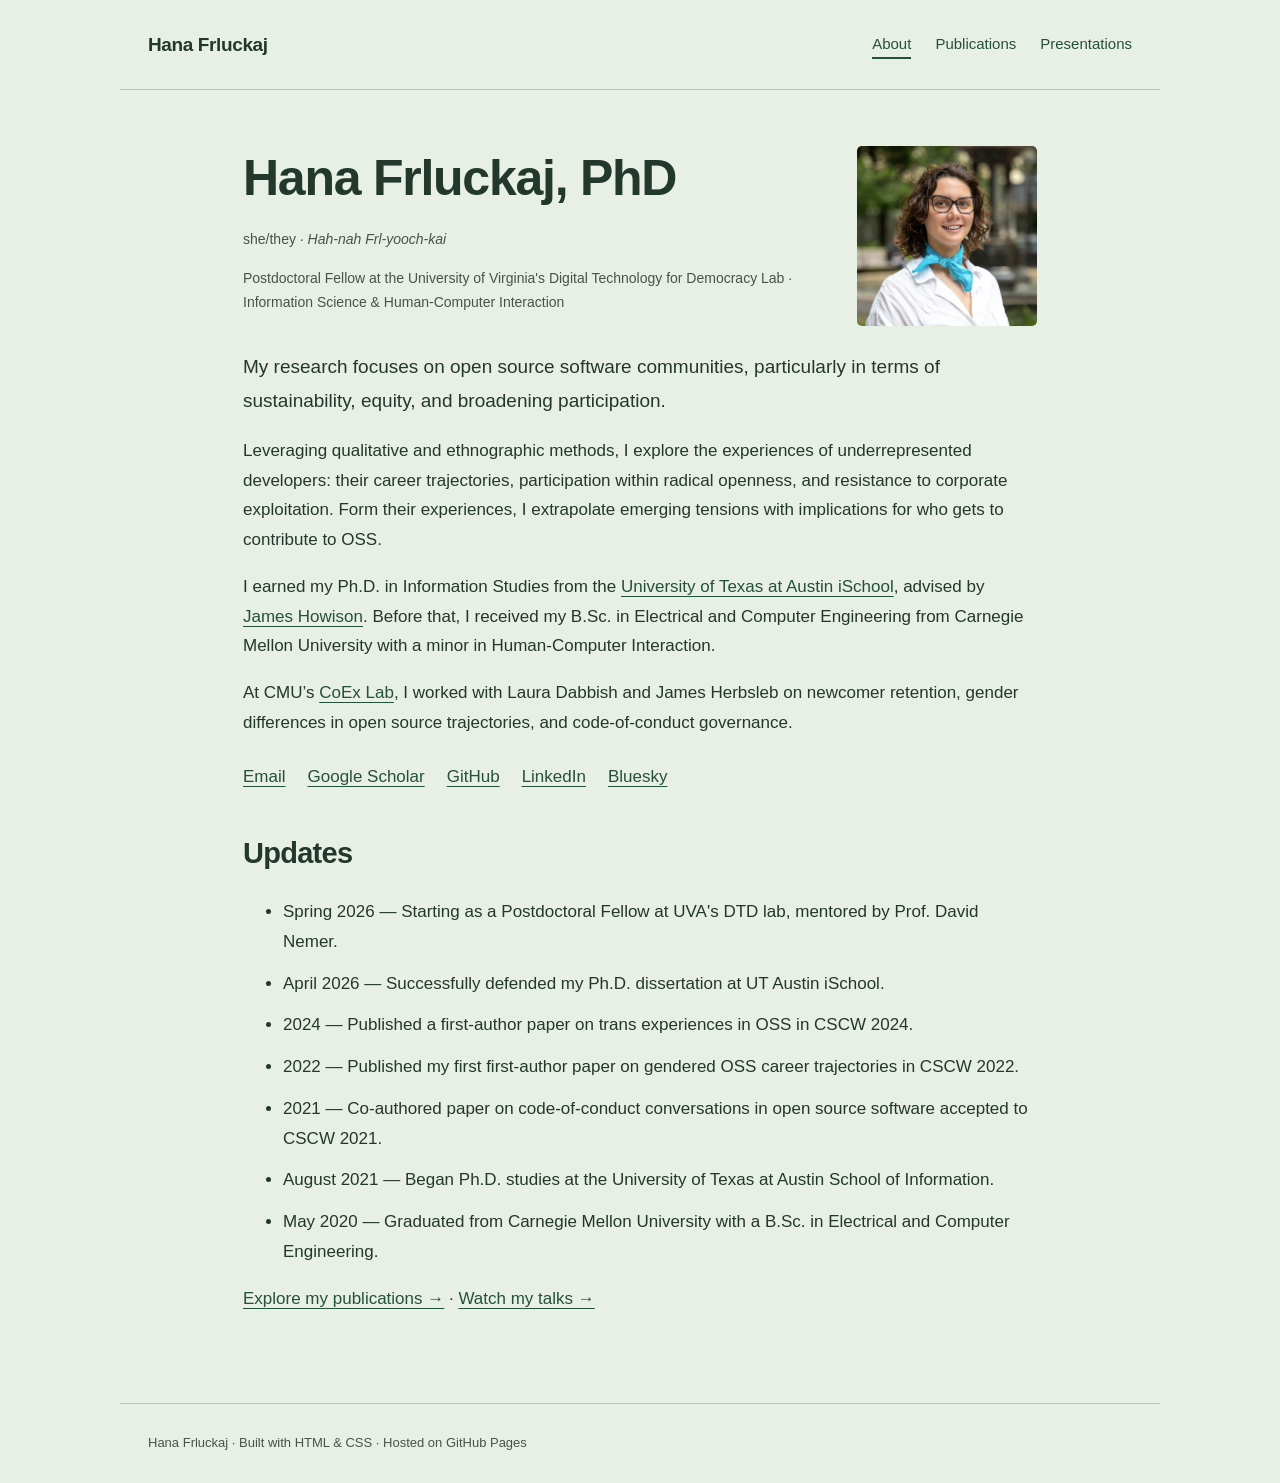
<file: index.html>
<!doctype html>
<html lang="en">
  <head>
    <meta charset="utf-8">
    <meta name="viewport" content="width=device-width,initial-scale=1">
    <title>Hana Frluckaj, PhD</title>
    <meta name="description" content="Hana Frluckaj researches open source software communities, sustainability, equity, and participation.">
    <link rel="stylesheet" href="css/academic.css">
  </head>

  <body>
    <a class="skip" href="#main">Skip to content</a>

    <header>
      <a class="brand" href="index.html">Hana Frluckaj</a>
      <nav aria-label="Main navigation">
        <a href="index.html" aria-current="page">About</a>
        <a href="publications.html">Publications</a>
        <a href="presentations.html">Presentations</a>
      </nav>
    </header>

    <main id="main">
      <img class="profile" src="images/profileN.png" alt="Hana Frluckaj" width="180" height="180">
      <h1>Hana Frluckaj, PhD</h1>
      <p class="meta">she/they · <em>Hah-nah Frl-yooch-kai</em></p>
      <p class="meta">
        Postdoctoral Fellow at the University of Virginia's Digital Technology for Democracy Lab ·
        Information Science &amp; Human-Computer Interaction
      </p>

      <p class="intro clear">
        My research focuses on open source software communities, particularly in terms of
        sustainability, equity, and broadening participation.
      </p>
      <p>
        Leveraging qualitative and ethnographic methods, I explore the experiences of
        underrepresented developers: their career trajectories, participation within radical
        openness, and resistance to corporate exploitation. Form their experiences, I extrapolate
        emerging tensions with implications for who gets to contribute to OSS.
      </p>
      <p>
        I earned my Ph.D. in Information Studies from the
        <a href="https://www.ischool.utexas.edu/">University of Texas at Austin iSchool</a>,
        advised by <a href="https://james.howison.name/">James Howison</a>.
        Before that, I received my B.Sc. in Electrical and Computer Engineering from
        Carnegie Mellon University with a minor in Human-Computer Interaction.
      </p>
      <p>
        At CMU’s <a href="https://coex.hcii.cmu.edu/">CoEx Lab</a>, I worked with
        Laura Dabbish and James Herbsleb on newcomer retention, gender differences in open
        source trajectories, and code-of-conduct governance.
      </p>

      <div class="links">
        <a href="mailto:hana.frluckaj@gmail.com">Email</a>
        <a href="https://scholar.google.com/citations?user=B2JFfToAAAAJ&amp;hl=en">Google Scholar</a>
        <a href="https://github.com/hfrlucka">GitHub</a>
        <a href="https://www.linkedin.com/in/hana-frluckaj/">LinkedIn</a>
        <a href="https://bsky.app/profile/hanafrl.bsky.social">Bluesky</a>
      </div>

      <section id="updates">
        <h2>Updates</h2>
        <ul>
          <li>Spring 2026 — Starting as a Postdoctoral Fellow at UVA's DTD lab, mentored by Prof. David Nemer.</li>
          <li>April 2026 — Successfully defended my Ph.D. dissertation at UT Austin iSchool.</li>
          <li>2024 — Published a first-author paper on trans experiences in OSS in CSCW 2024.</li>
          <li>2022 — Published my first first-author paper on gendered OSS career trajectories in CSCW 2022.</li>
          <li>2021 — Co-authored paper on code-of-conduct conversations in open source software accepted to CSCW 2021.</li>
          <li>August 2021 — Began Ph.D. studies at the University of Texas at Austin School of Information.</li>
          <li>May 2020 — Graduated from Carnegie Mellon University with a B.Sc. in Electrical and Computer Engineering.</li>
        </ul>
      </section>

      <p><a href="publications.html">Explore my publications →</a> · <a href="presentations.html">Watch my talks →</a></p>
    </main>

    <footer>Hana Frluckaj · Built with HTML &amp; CSS · Hosted on GitHub Pages</footer>
  </body>
</html>
</file>
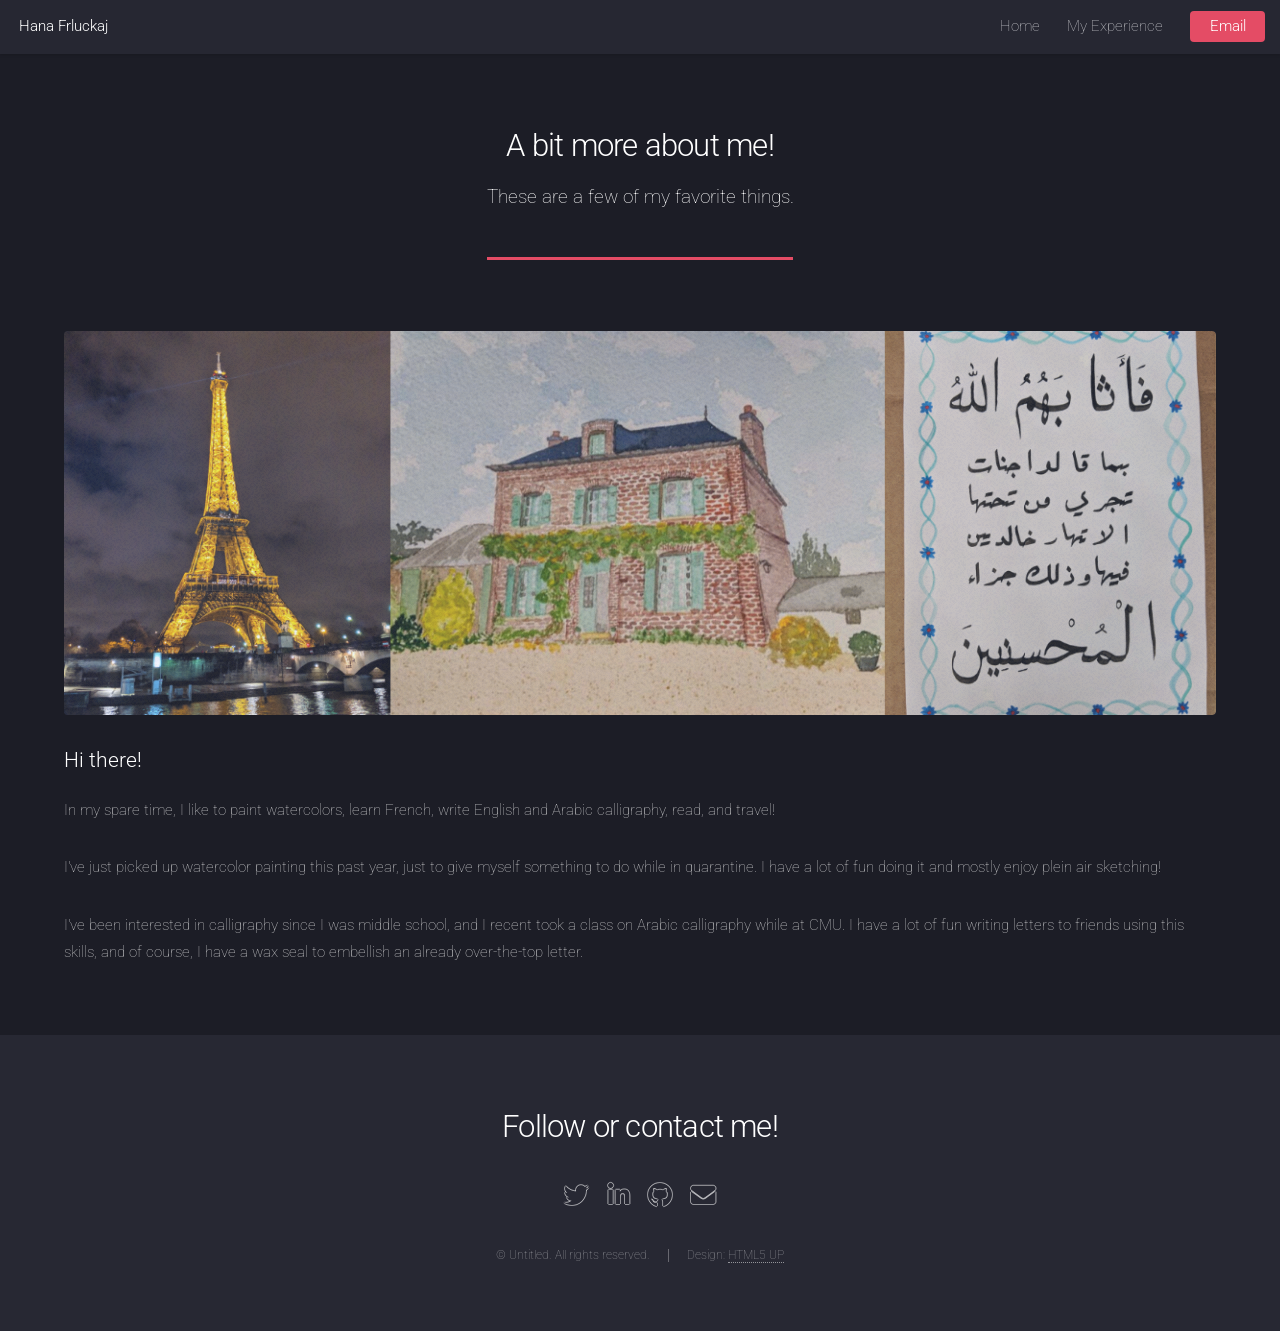
<file: no-sidebar.html>
<!DOCTYPE HTML>
<!--
	Landed by HTML5 UP
	html5up.net | @ajlkn
	Free for personal and commercial use under the CCA 3.0 license (html5up.net/license)
-->
<html>
	<head>
		<title>Personal</title>
		<meta charset="utf-8" />
		<meta name="viewport" content="width=device-width, initial-scale=1, user-scalable=no" />
		<link rel="stylesheet" href="assets/css/main.css" />
		<noscript><link rel="stylesheet" href="assets/css/noscript.css" /></noscript>
	</head>
	<body class="is-preload">
		<div id="page-wrapper">

			<!-- Header -->
				<header id="header">
					<h1 id="logo"><a href="index.html">Hana Frluckaj</a></h1>
					<nav id="nav">
						<ul>
							<li><a href="index.html">Home</a></li>
							<li>
								<a href="#">My Experience</a>
								<ul>
									<li><a href="left-sidebar.html">Research</a></li>
									<li><a href="right-sidebar.html">Industry</a></li>
									<li><a href="no-sidebar.html">Personal</a></li>
								</ul>
							</li>
							
							<li><a href="mailto: hanafrla@cmu.edu" class="button primary">Email</a></li>
						</ul>
					</nav>
				</header>

			<!-- Main -->
				<div id="main" class="wrapper style1">
					<div class="container">
						<header class="major">
							<h2>A bit more about me!</h2>
							<p>These are a few of my favorite things.</p>
						</header>

						<!-- Content -->
							<section id="content">
								<a href="#" class="image fit"><img src="images/fun.png" alt="" /></a>
								<h3>Hi there!</h3>
								<p>In my spare time, I like to paint watercolors, learn French, write English and Arabic calligraphy, read, and travel!</p>
								<p>I've just picked up watercolor painting this past year, just to give myself something to do while in quarantine. I have a lot of fun doing it and mostly enjoy plein air sketching!</p>
								<p>I've been interested in calligraphy since I was middle school, and I recent took a class on Arabic calligraphy while at CMU. I have a lot of fun writing letters to friends using this skills, and of course, I have a wax seal to embellish an already over-the-top letter.</p>
								
							</section>

					</div>
				</div>

			<!-- Footer -->
				<footer id="footer">
					<div class="container">
						<header>
							<h2> Follow or contact me! </h2>
						<header>
					<ul class="icons">
						<li><a href="https://twitter.com/frluckaj" class="icon brands alt fa-twitter"><span class="label">Twitter</span></a></li>
						<li><a href="https://www.linkedin.com/in/hana-frluckaj/" class="icon brands alt fa-linkedin-in"><span class="label">LinkedIn</span></a></li>
						<li><a href="https://github.com/hfrlucka" class="icon brands alt fa-github"><span class="label">GitHub</span></a></li>
						<li><a href="mailto: hanafrla@cmu.edu" class="icon solid alt fa-envelope"><span class="label">Email</span></a></li>
					</ul>
					<ul class="copyright">
						<li>&copy; Untitled. All rights reserved.</li><li>Design: <a href="http://html5up.net">HTML5 UP</a></li>
					</ul>
				</footer>

		</div>

		<!-- Scripts -->
			<script src="assets/js/jquery.min.js"></script>
			<script src="assets/js/jquery.scrolly.min.js"></script>
			<script src="assets/js/jquery.dropotron.min.js"></script>
			<script src="assets/js/jquery.scrollex.min.js"></script>
			<script src="assets/js/browser.min.js"></script>
			<script src="assets/js/breakpoints.min.js"></script>
			<script src="assets/js/util.js"></script>
			<script src="assets/js/main.js"></script>

	</body>
</html>
</file>
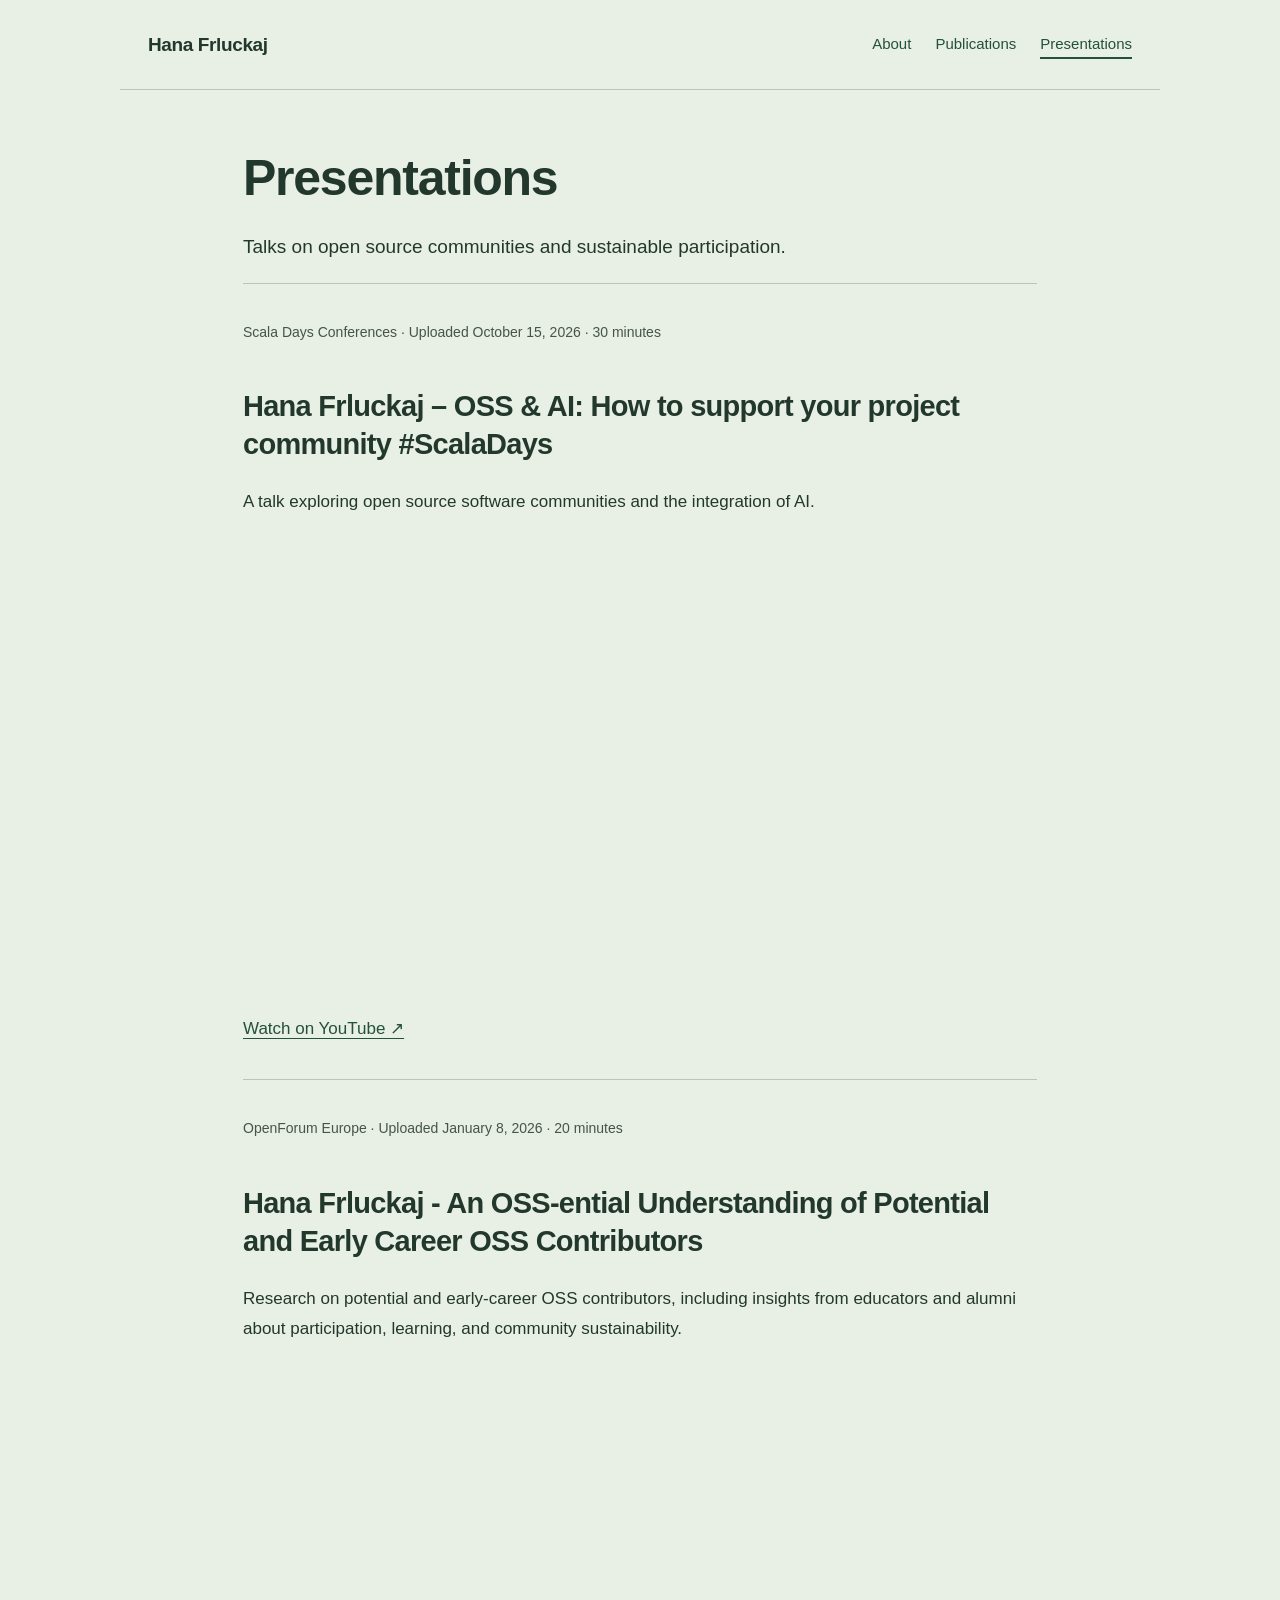
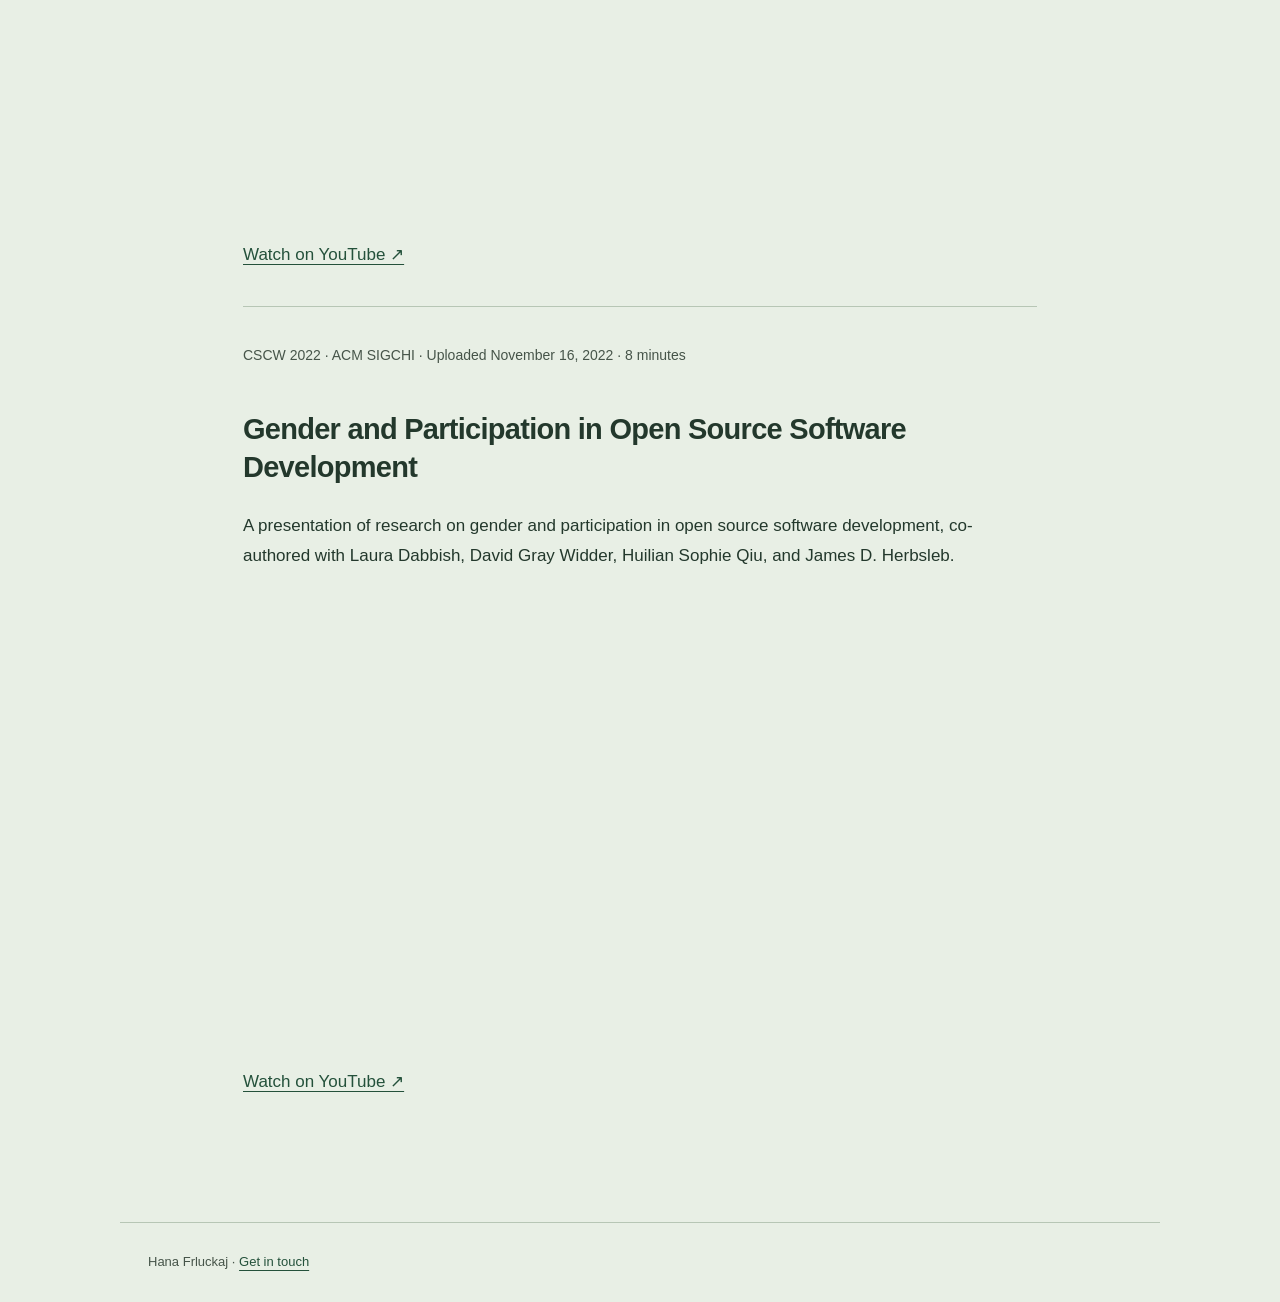
<file: presentations.html>
<!doctype html>
<html lang="en">
  <head>
    <meta charset="utf-8">
    <meta name="viewport" content="width=device-width,initial-scale=1">
    <title>Presentations | Hana Frluckaj</title>
    <link rel="stylesheet" href="css/academic.css">
  </head>

  <body>
    <a class="skip" href="#main">Skip to content</a>

    <header>
      <a class="brand" href="index.html">Hana Frluckaj</a>
      <nav aria-label="Main navigation">
        <a href="index.html">About</a>
        <a href="publications.html">Publications</a>
        <a href="presentations.html" aria-current="page">Presentations</a>
      </nav>
    </header>

    <main id="main">
      <h1>Presentations</h1>
      <p class="intro">Talks on open source communities and sustainable participation.</p>

      <article class="entry">
        <p class="meta">Scala Days Conferences · Uploaded October 15, 2026 · 30 minutes</p>
        <h2>Hana Frluckaj – OSS &amp; AI: How to support your project community #ScalaDays</h2>
        <p>
          A talk exploring open source software communities and the integration of AI.
        </p>
        <iframe
          class="video"
          src="https://www.youtube-nocookie.com/embed/7ALuDPqBpOg"
          title="Hana Frluckaj – OSS &amp; AI: How to support your project community #ScalaDays"
          loading="lazy"
          allow="accelerometer; autoplay; clipboard-write; encrypted-media; gyroscope; picture-in-picture; web-share"
          allowfullscreen
          referrerpolicy="strict-origin-when-cross-origin"
        ></iframe>
        <p><a href="https://www.youtube.com/watch?v=7ALuDPqBpOg">Watch on YouTube ↗</a></p>
      </article>

      <article class="entry">
        <p class="meta">OpenForum Europe · Uploaded January 8, 2026 · 20 minutes</p>
        <h2>Hana Frluckaj - An OSS-ential Understanding of Potential and Early Career OSS Contributors</h2>
        <p>
          Research on potential and early-career OSS contributors, including insights from
          educators and alumni about participation, learning, and community sustainability.
        </p>
        <iframe
          class="video"
          src="https://www.youtube-nocookie.com/embed/s9NS9wF8RuQ"
          title="Hana Frluckaj - An OSS-ential Understanding of Potential and Early Career OSS Contributors"
          loading="lazy"
          allow="accelerometer; autoplay; clipboard-write; encrypted-media; gyroscope; picture-in-picture; web-share"
          allowfullscreen
          referrerpolicy="strict-origin-when-cross-origin"
        ></iframe>
        <p><a href="https://www.youtube.com/watch?v=s9NS9wF8RuQ">Watch on YouTube ↗</a></p>
      </article>

      <article class="entry">
        <p class="meta">CSCW 2022 · ACM SIGCHI · Uploaded November 16, 2022 · 8 minutes</p>
        <h2>Gender and Participation in Open Source Software Development</h2>
        <p>
          A presentation of research on gender and participation in open source software
          development, co-authored with Laura Dabbish, David Gray Widder,
          Huilian Sophie Qiu, and James D. Herbsleb.
        </p>
        <iframe
          class="video"
          src="https://www.youtube-nocookie.com/embed/nYPdUdkcrlU"
          title="Gender and Participation in Open Source Software Development"
          loading="lazy"
          allow="accelerometer; autoplay; clipboard-write; encrypted-media; gyroscope; picture-in-picture; web-share"
          allowfullscreen
          referrerpolicy="strict-origin-when-cross-origin"
        ></iframe>
        <p><a href="https://www.youtube.com/watch?v=nYPdUdkcrlU">Watch on YouTube ↗</a></p>
      </article>

      <!-- Add future talks as separate article.entry blocks; video embeds are optional. -->
      <!-- Dates labeled Uploaded refer to upload dates, not necessarily talk dates. -->
    </main>

    <footer>Hana Frluckaj · <a href="mailto:hana.frluckaj@gmail.com">Get in touch</a></footer>
  </body>
</html>
</file>
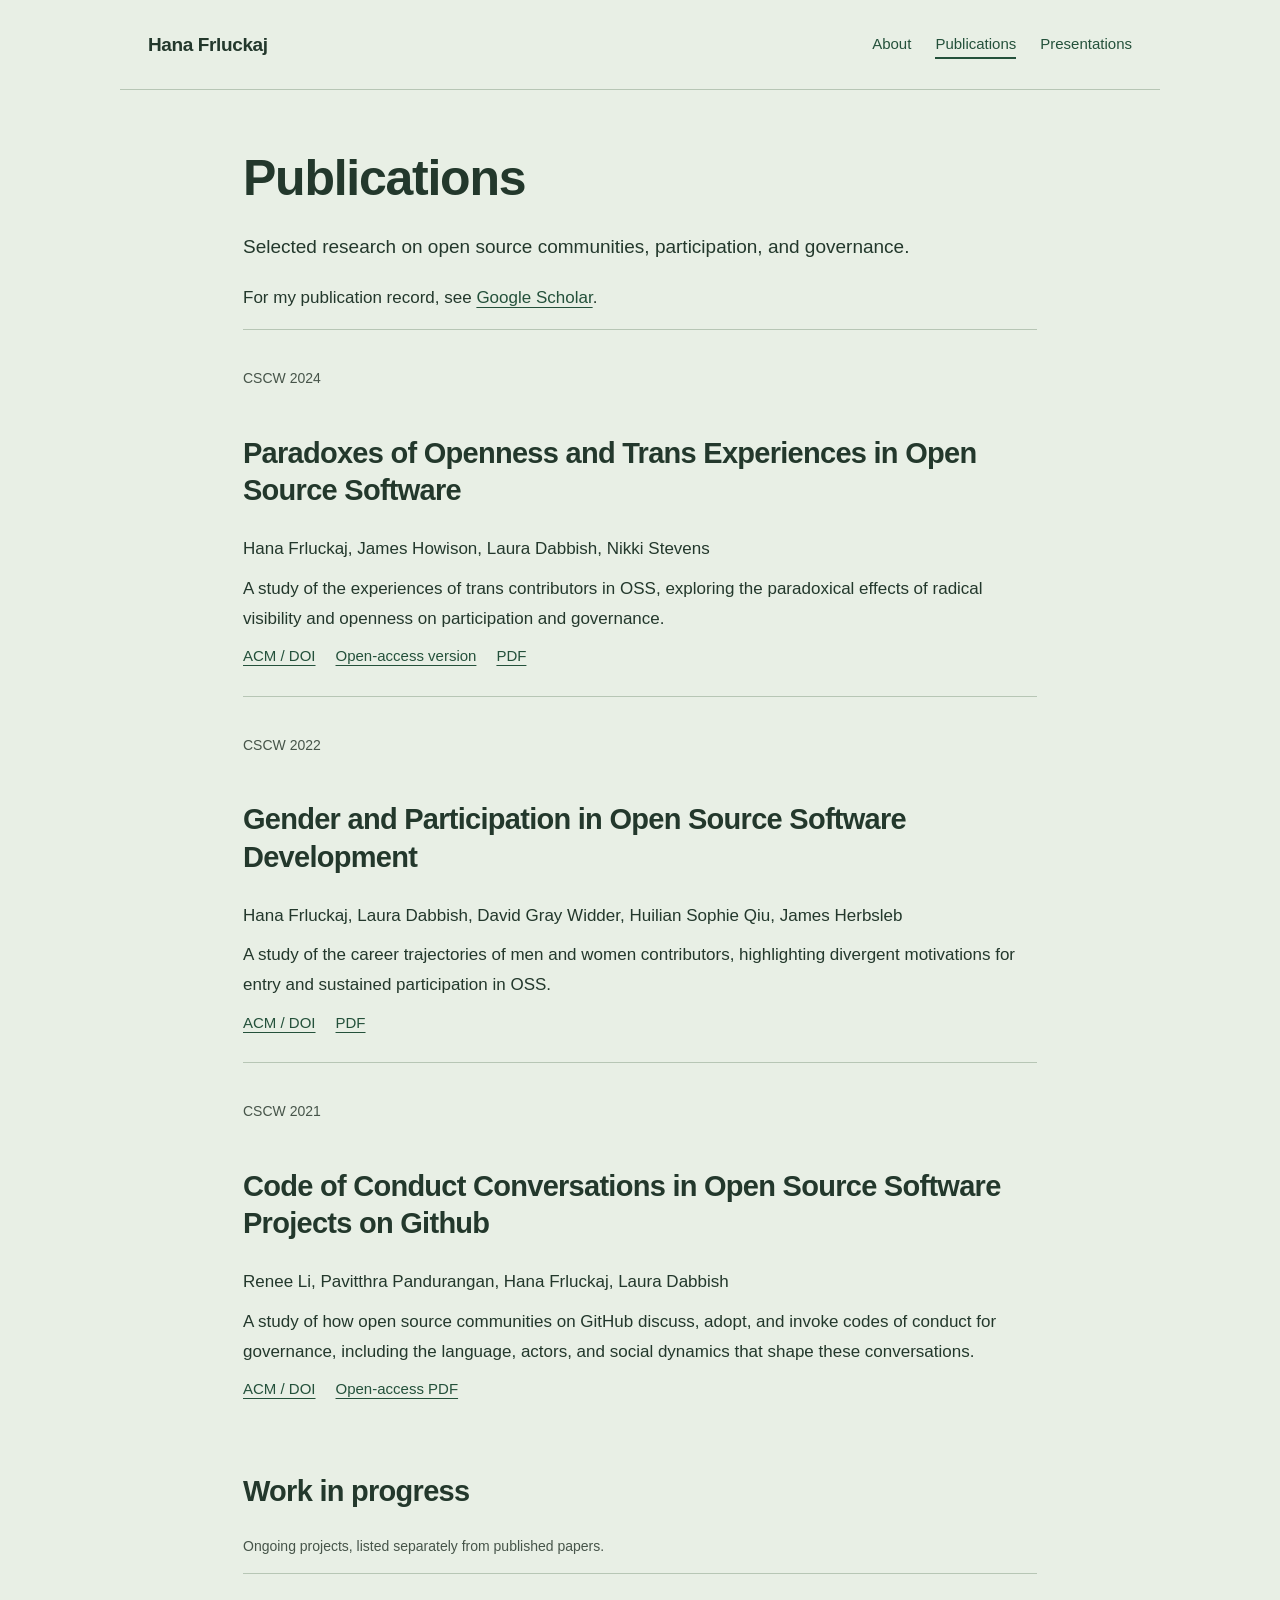
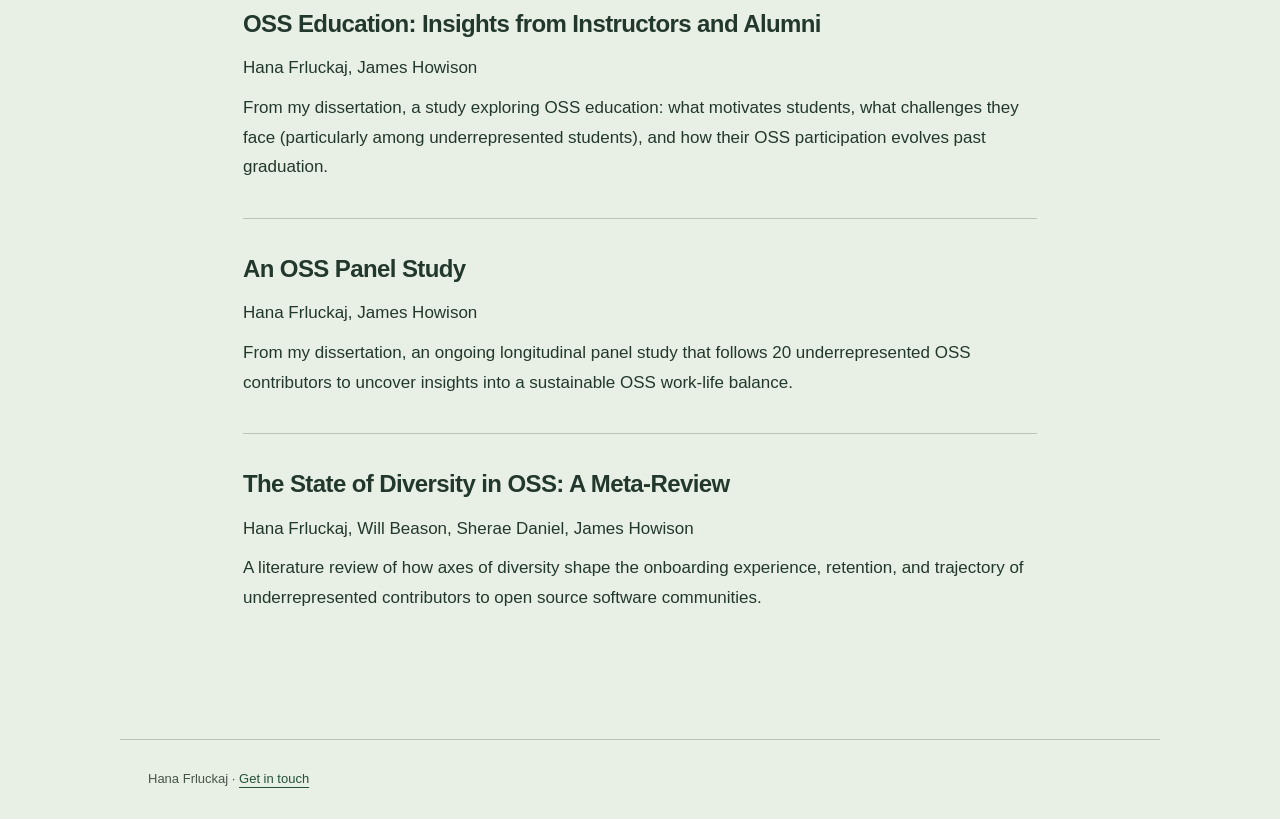
<file: publications.html>
<!doctype html>
<html lang="en">
  <head>
    <meta charset="utf-8">
    <meta name="viewport" content="width=device-width,initial-scale=1">
    <title>Publications | Hana Frluckaj</title>
    <link rel="stylesheet" href="css/academic.css">
  </head>

  <body>
    <a class="skip" href="#main">Skip to content</a>

    <header>
      <a class="brand" href="index.html">Hana Frluckaj</a>
      <nav aria-label="Main navigation">
        <a href="index.html">About</a>
        <a href="publications.html" aria-current="page">Publications</a>
        <a href="presentations.html">Presentations</a>
      </nav>
    </header>

    <main id="main">
      <h1>Publications</h1>
      <p class="intro">Selected research on open source communities, participation, and governance.</p>
      <p>For my publication record, see <a href="https://scholar.google.com/citations?user=B2JFfToAAAAJ&amp;hl=en">Google Scholar</a>.</p>

      <article class="entry">
        <p class="meta">CSCW 2024</p>
        <h2>Paradoxes of Openness and Trans Experiences in Open Source Software</h2>
        <p>Hana Frluckaj, James Howison, Laura Dabbish, Nikki Stevens</p>
        <p>
          A study of the experiences of trans contributors in OSS, exploring the paradoxical
          effects of radical visibility and openness on participation and governance.
        </p>
        <div class="actions">
          <a href="https://doi.org/10.1145/3687047">ACM / DOI</a>
          <a href="https://arxiv.org/abs/2409.04511">Open-access version</a>
          <a href="https://arxiv.org/pdf/2409.04511">PDF</a>
        </div>
      </article>

      <article class="entry">
        <p class="meta">CSCW 2022</p>
        <h2>Gender and Participation in Open Source Software Development</h2>
        <p>Hana Frluckaj, Laura Dabbish, David Gray Widder, Huilian Sophie Qiu, James Herbsleb</p>
        <p>
          A study of the career trajectories of men and women contributors, highlighting
          divergent motivations for entry and sustained participation in OSS.
        </p>
        <div class="actions">
          <a href="https://doi.org/10.1145/3555190">ACM / DOI</a>
          <a href="https://davidwidder.me/files/frluckaj-gender-cscw2023.pdf">PDF</a>
        </div>
      </article>

      <article class="entry">
        <p class="meta">CSCW 2021</p>
        <h2>Code of Conduct Conversations in Open Source Software Projects on Github</h2>
        <p>Renee Li, Pavitthra Pandurangan, Hana Frluckaj, Laura Dabbish</p>
        <p>
          A study of how open source communities on GitHub discuss, adopt, and invoke codes
          of conduct for governance, including the language, actors, and social dynamics
          that shape these conversations.
        </p>
        <div class="actions">
          <a href="https://doi.org/10.1145/3449093">ACM / DOI</a>
          <a href="https://par.nsf.gov/servlets/purl/10347026">Open-access PDF</a>
        </div>
      </article>

      <section>
        <h2>Work in progress</h2>
        <p class="meta">Ongoing projects, listed separately from published papers.</p>

        <article class="entry">
          <h3>OSS Education: Insights from Instructors and Alumni</h3>
          <p>Hana Frluckaj, James Howison</p>
          <p>
            From my dissertation, a study exploring OSS education: what motivates students,
            what challenges they face (particularly among underrepresented students), and
            how their OSS participation evolves past graduation.
          </p>
        </article>

        <article class="entry">
          <h3>An OSS Panel Study</h3>
          <p>Hana Frluckaj, James Howison</p>
          <p>
            From my dissertation, an ongoing longitudinal panel study that follows 20
            underrepresented OSS contributors to uncover insights into a sustainable
            OSS work-life balance.
          </p>
        </article>

        <article class="entry">
          <h3>The State of Diversity in OSS: A Meta-Review</h3>
          <p>Hana Frluckaj, Will Beason, Sherae Daniel, James Howison</p>
          <p>
            A literature review of how axes of diversity shape the onboarding experience,
            retention, and trajectory of underrepresented contributors to open source
            software communities.
          </p>
        </article>
      </section>
    </main>

    <footer>Hana Frluckaj · <a href="mailto:hana.frluckaj@gmail.com">Get in touch</a></footer>
  </body>
</html>
</file>
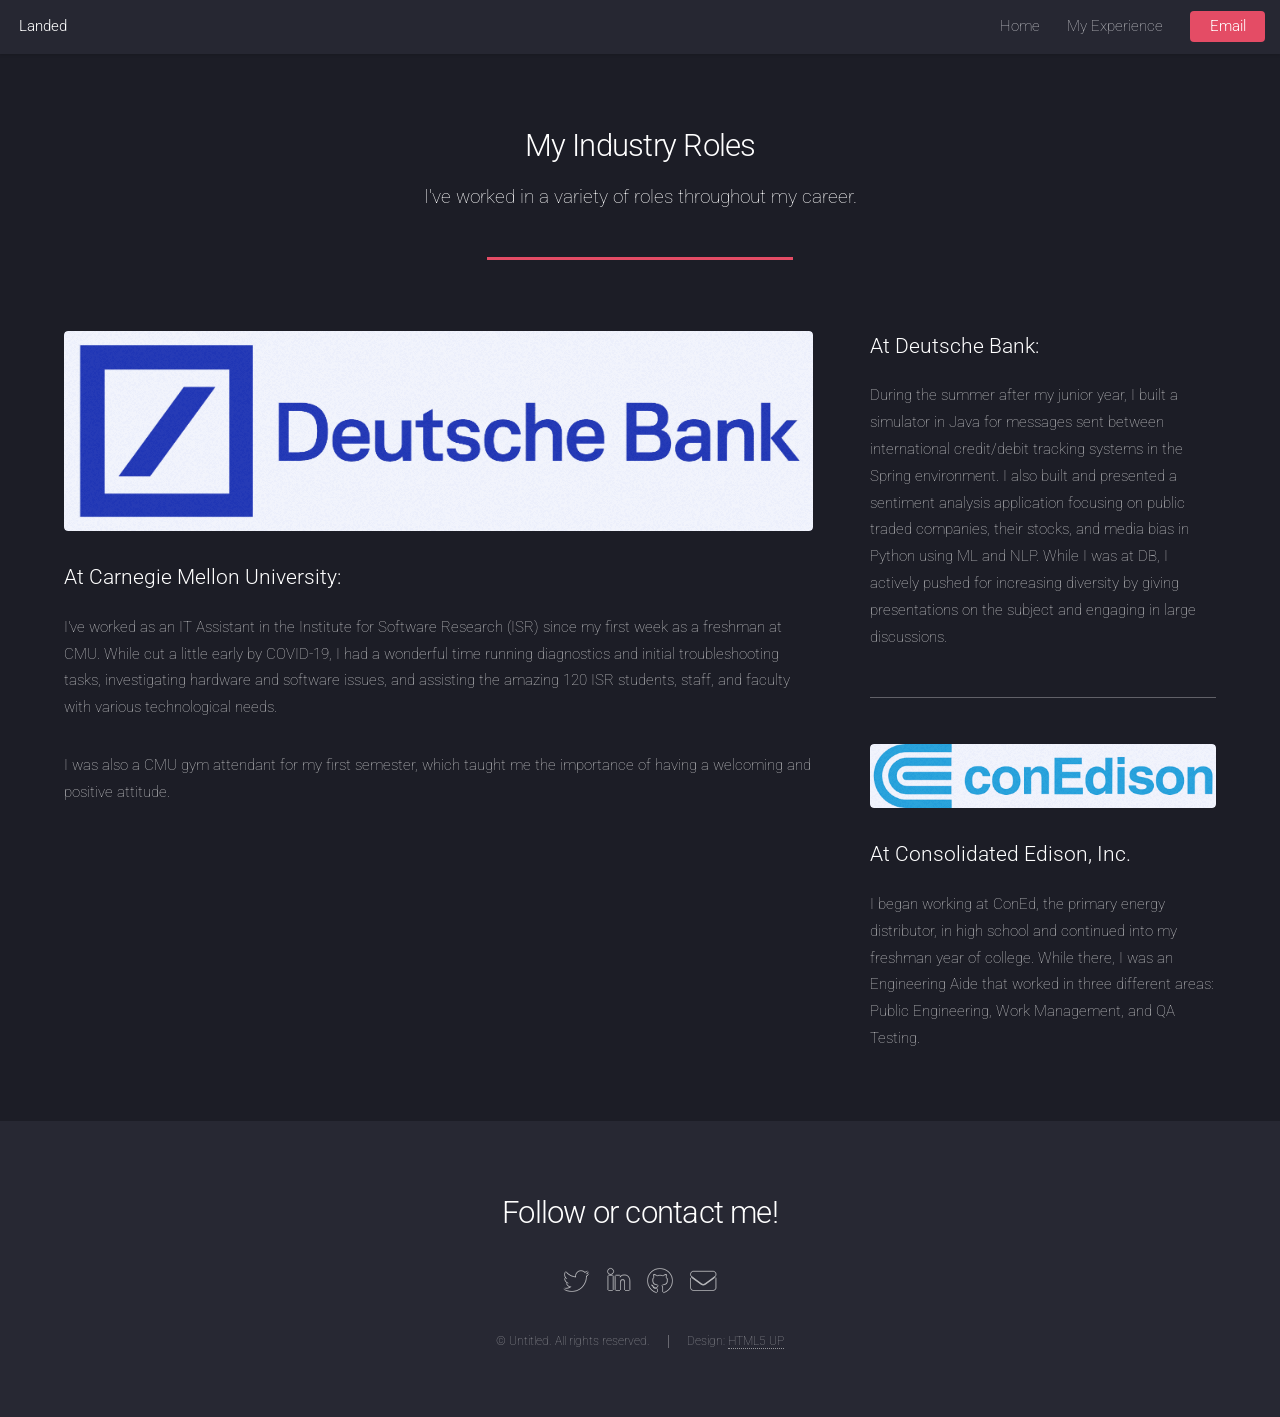
<file: right-sidebar.html>
<!DOCTYPE HTML>
<!--
	Landed by HTML5 UP
	html5up.net | @ajlkn
	Free for personal and commercial use under the CCA 3.0 license (html5up.net/license)
-->
<html>
	<head>
		<title>Hana's Work Experience - Landed by HTML5 UP</title>
		<meta charset="utf-8" />
		<meta name="viewport" content="width=device-width, initial-scale=1, user-scalable=no" />
		<link rel="stylesheet" href="assets/css/main.css" />
		<noscript><link rel="stylesheet" href="assets/css/noscript.css" /></noscript>
	</head>
	<body class="is-preload">
		<div id="page-wrapper">

			<!-- Header -->
				<header id="header">
					<h1 id="logo"><a href="index.html">Landed</a></h1>
					<nav id="nav">
						<ul>
							<li><a href="index.html">Home</a></li>
							<li>
								<a href="#">My Experience</a>
								<ul>
									<li><a href="left-sidebar.html">Research</a></li>
									<li><a href="right-sidebar.html">Industry</a></li>
									<li><a href="no-sidebar.html">Personal</a></li>
								</ul>
							</li>
							
							<li><a href="mailto: hanafrla@cmu.edu" class="button primary">Email</a></li>
						</ul>
					</nav>
				</header>

			<!-- Main -->
				<div id="main" class="wrapper style1">
					<div class="container">
						<header class="major">
							<h2>My Industry Roles</h2>
							<p>I've worked in a variety of roles throughout my career. </p>
						</header>
						<div class="row gtr-150">
							<div class="col-8 col-12-medium">

								<!-- Content -->
									<section id="content">
										<a href="#" class="image fit"><img src="images/dblogo.jpg" alt="" /></a>
										<h3>At Carnegie Mellon University:</h3>
										<p>I've worked as an IT Assistant in the Institute for Software Research (ISR) since my first week as a freshman at CMU. While cut a little early by COVID-19, I had a wonderful time running diagnostics and initial troubleshooting tasks, investigating hardware and software issues, and assisting the amazing 120 ISR students, staff, and faculty with various technological needs.</p>
										<p>I was also a CMU gym attendant for my first semester, which taught me the importance of having a welcoming and positive attitude.</p>
										
									</section>

							</div>
							<div class="col-4 col-12-medium">

								<!-- Sidebar -->
									<section id="sidebar">
										<section>
											<h3>At Deutsche Bank:</h3>
											<p>During the summer after my junior year, I built a simulator in Java for messages sent between international credit/debit tracking systems in the Spring environment. I also built and presented a sentiment analysis application focusing on public traded companies, their stocks, and media bias in Python using ML and NLP. While I was at DB, I actively pushed for increasing diversity by giving presentations on the subject and engaging in large discussions.</p>
											
										</section>
										<hr />
										<section>
											<a href="#" class="image fit"><img src="images/coned.png" alt="" /></a>
											<h3>At Consolidated Edison, Inc.</h3>
											<p>I began working at ConEd, the primary energy distributor, in high school and continued into my freshman year of college. While there, I was an Engineering Aide that worked in three different areas: Public Engineering, Work Management, and QA Testing. </p>
											
										</section>
									</section>

							</div>
						</div>
					</div>
				</div>

			<!-- Footer -->
				<footer id="footer">
					<div class="container">
						<header>
							<h2> Follow or contact me! </h2>
						<header>
					<ul class="icons">
						<li><a href="https://twitter.com/frluckaj" class="icon brands alt fa-twitter"><span class="label">Twitter</span></a></li>
						<li><a href="https://www.linkedin.com/in/hana-frluckaj/" class="icon brands alt fa-linkedin-in"><span class="label">LinkedIn</span></a></li>
						<li><a href="https://github.com/hfrlucka" class="icon brands alt fa-github"><span class="label">GitHub</span></a></li>
						<li><a href="mailto: hanafrla@cmu.edu" class="icon solid alt fa-envelope"><span class="label">Email</span></a></li>
					</ul>
					<ul class="copyright">
						<li>&copy; Untitled. All rights reserved.</li><li>Design: <a href="http://html5up.net">HTML5 UP</a></li>
					</ul>
				</footer>

		</div>

		<!-- Scripts -->
			<script src="assets/js/jquery.min.js"></script>
			<script src="assets/js/jquery.scrolly.min.js"></script>
			<script src="assets/js/jquery.dropotron.min.js"></script>
			<script src="assets/js/jquery.scrollex.min.js"></script>
			<script src="assets/js/browser.min.js"></script>
			<script src="assets/js/breakpoints.min.js"></script>
			<script src="assets/js/util.js"></script>
			<script src="assets/js/main.js"></script>

	</body>
</html>
</file>
<file: css/academic.css>
* {
  box-sizing: border-box;
}

body {
  margin: 0;
  background: #e8efe5;
  color: #23382c;
  font-family: "Aptos", "Segoe UI", "Helvetica Neue", Arial, sans-serif;
  font-size: 17px;
  line-height: 1.75;
}

a {
  color: #24513b;
  text-underline-offset: 4px;
}

a:hover {
  color: #173b29;
}

a:focus-visible {
  outline: 3px solid #24513b;
  outline-offset: 4px;
}

header,
footer {
  max-width: 1040px;
  margin: auto;
  padding: 28px;
  border-bottom: 1px solid #b7c6b5;
}

header {
  display: flex;
  justify-content: space-between;
  align-items: center;
  gap: 24px;
}

.brand {
  color: inherit;
  text-decoration: none;
  font-weight: 600;
  font-size: 19px;
  letter-spacing: -0.02em;
}

nav {
  display: flex;
  flex-wrap: wrap;
  gap: 24px;
}

nav a {
  text-decoration: none;
  font-size: 15px;
}

nav a:hover {
  text-decoration: underline;
}

nav a[aria-current="page"] {
  border-bottom: 2px solid #24513b;
}

main {
  max-width: 850px;
  margin: 56px auto 90px;
  padding: 0 28px;
}

h1,
h2,
h3 {
  font-family: inherit;
  font-weight: 600;
  line-height: 1.3;
  letter-spacing: -0.025em;
  color: #23382c;
}

h1 {
  font-size: clamp(36px, 6vw, 50px);
  margin: 0 0 16px;
}

h2 {
  font-size: 29px;
  margin-top: 44px;
}

h3 {
  font-size: 24px;
  margin: 8px 0 14px;
}

.meta {
  font-size: 14px;
  color: #465449;
}

.intro {
  font-size: 19px;
}

.profile {
  float: right;
  width: 180px;
  height: 180px;
  object-fit: cover;
  border-radius: 5px;
  margin: 0 0 24px 28px;
}

.links {
  display: flex;
  flex-wrap: wrap;
  gap: 10px 22px;
  margin: 24px 0;
}

.entry {
  padding: 26px 0;
  border-top: 1px solid #b7c6b5;
}

.entry p {
  margin: 10px 0;
}

.actions {
  display: flex;
  flex-wrap: wrap;
  gap: 20px;
  font-size: 15px;
}

.video {
  width: 100%;
  aspect-ratio: 16 / 9;
  border: 0;
  border-radius: 6px;
  margin-top: 20px;
}

footer {
  border-top: 1px solid #b7c6b5;
  border-bottom: 0;
  font-size: 13px;
  color: #465449;
}

.skip {
  position: absolute;
  top: -80px;
}

.skip:focus {
  top: 10px;
  z-index: 100;
  background: #e8efe5;
  color: #23382c;
  padding: 10px;
}

li {
  margin-bottom: 12px;
}

.clear {
  clear: both;
}

@media (max-width: 600px) {
  header {
    align-items: flex-start;
    flex-direction: column;
  }

  .profile {
    float: none;
    width: 130px;
    height: 130px;
    margin: 0 0 24px;
  }

  main {
    margin-top: 36px;
  }
}
</file>
<file: assets/css/noscript.css>
/*
	Landed by HTML5 UP
	html5up.net | @ajlkn
	Free for personal and commercial use under the CCA 3.0 license (html5up.net/license)
*/

/* Loader */

	body.landing.is-preload:before {
		display: none;
	}

	body.landing.is-preload:after {
		display: none;
	}
</file>
<file: assets/css/main.css>
@import url("fontawesome-all.min.css");
@import url("https://fonts.googleapis.com/css?family=Roboto:100,300,100italic,300italic");

/*
	Landed by HTML5 UP
	html5up.net | @ajlkn
	Free for personal and commercial use under the CCA 3.0 license (html5up.net/license)
*/

html, body, div, span, applet, object,
iframe, h1, h2, h3, h4, h5, h6, p, blockquote,
pre, a, abbr, acronym, address, big, cite,
code, del, dfn, em, img, ins, kbd, q, s, samp,
small, strike, strong, sub, sup, tt, var, b,
u, i, center, dl, dt, dd, ol, ul, li, fieldset,
form, label, legend, table, caption, tbody,
tfoot, thead, tr, th, td, article, aside,
canvas, details, embed, figure, figcaption,
footer, header, hgroup, menu, nav, output, ruby,
section, summary, time, mark, audio, video {
	margin: 0;
	padding: 0;
	border: 0;
	font-size: 100%;
	font: inherit;
	vertical-align: baseline;}

article, aside, details, figcaption, figure,
footer, header, hgroup, menu, nav, section {
	display: block;}

body {
	line-height: 1;
}

ol, ul {
	list-style: none;
}

blockquote, q {
	quotes: none;
}

	blockquote:before, blockquote:after, q:before, q:after {
		content: '';
		content: none;
	}

table {
	border-collapse: collapse;
	border-spacing: 0;
}

body {
	-webkit-text-size-adjust: none;
}

mark {
	background-color: transparent;
	color: inherit;
}

input::-moz-focus-inner {
	border: 0;
	padding: 0;
}

input, select, textarea {
	-moz-appearance: none;
	-webkit-appearance: none;
	-ms-appearance: none;
	appearance: none;
}

/* Basic */

	html {
		box-sizing: border-box;
	}

	*, *:before, *:after {
		box-sizing: inherit;
	}

	html, body {
		background: #1c1d26;
	}

	body.is-preload *, body.is-preload *:before, body.is-preload *:after {
		-moz-animation: none !important;
		-webkit-animation: none !important;
		-ms-animation: none !important;
		animation: none !important;
		-moz-transition: none !important;
		-webkit-transition: none !important;
		-ms-transition: none !important;
		transition: none !important;
	}

	body, input, select, textarea {
		color: rgba(255, 255, 255, 0.75);
		font-family: "Roboto", Helvetica, sans-serif;
		font-size: 15pt;
		font-weight: 100;
		line-height: 1.75em;
	}

	a {
		-moz-transition: border-color 0.2s ease-in-out, color 0.2s ease-in-out;
		-webkit-transition: border-color 0.2s ease-in-out, color 0.2s ease-in-out;
		-ms-transition: border-color 0.2s ease-in-out, color 0.2s ease-in-out;
		transition: border-color 0.2s ease-in-out, color 0.2s ease-in-out;
		border-bottom: dotted 1px;
		color: #e44c65;
		text-decoration: none;
	}

		a:hover {
			color: #e44c65 !important;
			border-bottom-color: transparent;
		}

	strong, b {
		color: #ffffff;
		font-weight: 300;
	}

	em, i {
		font-style: italic;
	}

	p {
		margin: 0 0 2em 0;
	}

	h1, h2, h3, h4, h5, h6 {
		color: #ffffff;
		font-weight: 300;
		line-height: 1em;
		margin: 0 0 1em 0;
	}

		h1 a, h2 a, h3 a, h4 a, h5 a, h6 a {
			color: inherit;
			border: 0;
		}

	h2 {
		font-size: 2em;
		line-height: 1.5em;
		letter-spacing: -0.025em;
	}

	h3 {
		font-size: 1.35em;
		line-height: 1.5em;
	}

	h4 {
		font-size: 1.1em;
		line-height: 1.5em;
	}

	h5 {
		font-size: 0.9em;
		line-height: 1.5em;
	}

	h6 {
		font-size: 0.7em;
		line-height: 1.5em;
	}

	sub {
		font-size: 0.8em;
		position: relative;
		top: 0.5em;
	}

	sup {
		font-size: 0.8em;
		position: relative;
		top: -0.5em;
	}

	hr {
		border: 0;
		border-bottom: solid 1px rgba(255, 255, 255, 0.3);
		margin: 3em 0;
	}

		hr.major {
			margin: 4em 0;
		}

	blockquote {
		border-left: solid 4px rgba(255, 255, 255, 0.3);
		font-style: italic;
		margin: 0 0 2em 0;
		padding: 0.5em 0 0.5em 2em;
	}

	code {
		background: rgba(255, 255, 255, 0.075);
		border-radius: 4px;
		font-family: "Courier New", monospace;
		font-size: 0.9em;
		margin: 0 0.25em;
		padding: 0.25em 0.65em;
	}

	pre {
		-webkit-overflow-scrolling: touch;
		font-family: "Courier New", monospace;
		font-size: 0.9em;
		margin: 0 0 2em 0;
	}

		pre code {
			display: block;
			line-height: 1.75em;
			padding: 1em 1.5em;
			overflow-x: auto;
		}

	.align-left {
		text-align: left;
	}

	.align-center {
		text-align: center;
	}

	.align-right {
		text-align: right;
	}

/* Loader */

	@-moz-keyframes spinner-show {
		0% {
			opacity: 0;
		}

		100% {
			opacity: 1;
		}
	}

	@-webkit-keyframes spinner-show {
		0% {
			opacity: 0;
		}

		100% {
			opacity: 1;
		}
	}

	@-ms-keyframes spinner-show {
		0% {
			opacity: 0;
		}

		100% {
			opacity: 1;
		}
	}

	@keyframes spinner-show {
		0% {
			opacity: 0;
		}

		100% {
			opacity: 1;
		}
	}

	@-moz-keyframes spinner-hide {
		0% {
			color: rgba(255, 255, 255, 0.15);
			z-index: 100001;
			-moz-transform: scale(1) rotate(0deg);
			-webkit-transform: scale(1) rotate(0deg);
			-ms-transform: scale(1) rotate(0deg);
			transform: scale(1) rotate(0deg);
		}

		99% {
			color: #1c1d26;
			z-index: 100001;
			-moz-transform: scale(0.5) rotate(360deg);
			-webkit-transform: scale(0.5) rotate(360deg);
			-ms-transform: scale(0.5) rotate(360deg);
			transform: scale(0.5) rotate(360deg);
		}

		100% {
			color: #1c1d26;
			z-index: -1;
			-moz-transform: scale(0.5) rotate(360deg);
			-webkit-transform: scale(0.5) rotate(360deg);
			-ms-transform: scale(0.5) rotate(360deg);
			transform: scale(0.5) rotate(360deg);
		}
	}

	@-webkit-keyframes spinner-hide {
		0% {
			color: rgba(255, 255, 255, 0.15);
			z-index: 100001;
			-moz-transform: scale(1) rotate(0deg);
			-webkit-transform: scale(1) rotate(0deg);
			-ms-transform: scale(1) rotate(0deg);
			transform: scale(1) rotate(0deg);
		}

		99% {
			color: #1c1d26;
			z-index: 100001;
			-moz-transform: scale(0.5) rotate(360deg);
			-webkit-transform: scale(0.5) rotate(360deg);
			-ms-transform: scale(0.5) rotate(360deg);
			transform: scale(0.5) rotate(360deg);
		}

		100% {
			color: #1c1d26;
			z-index: -1;
			-moz-transform: scale(0.5) rotate(360deg);
			-webkit-transform: scale(0.5) rotate(360deg);
			-ms-transform: scale(0.5) rotate(360deg);
			transform: scale(0.5) rotate(360deg);
		}
	}

	@-ms-keyframes spinner-hide {
		0% {
			color: rgba(255, 255, 255, 0.15);
			z-index: 100001;
			-moz-transform: scale(1) rotate(0deg);
			-webkit-transform: scale(1) rotate(0deg);
			-ms-transform: scale(1) rotate(0deg);
			transform: scale(1) rotate(0deg);
		}

		99% {
			color: #1c1d26;
			z-index: 100001;
			-moz-transform: scale(0.5) rotate(360deg);
			-webkit-transform: scale(0.5) rotate(360deg);
			-ms-transform: scale(0.5) rotate(360deg);
			transform: scale(0.5) rotate(360deg);
		}

		100% {
			color: #1c1d26;
			z-index: -1;
			-moz-transform: scale(0.5) rotate(360deg);
			-webkit-transform: scale(0.5) rotate(360deg);
			-ms-transform: scale(0.5) rotate(360deg);
			transform: scale(0.5) rotate(360deg);
		}
	}

	@keyframes spinner-hide {
		0% {
			color: rgba(255, 255, 255, 0.15);
			z-index: 100001;
			-moz-transform: scale(1) rotate(0deg);
			-webkit-transform: scale(1) rotate(0deg);
			-ms-transform: scale(1) rotate(0deg);
			transform: scale(1) rotate(0deg);
		}

		99% {
			color: #1c1d26;
			z-index: 100001;
			-moz-transform: scale(0.5) rotate(360deg);
			-webkit-transform: scale(0.5) rotate(360deg);
			-ms-transform: scale(0.5) rotate(360deg);
			transform: scale(0.5) rotate(360deg);
		}

		100% {
			color: #1c1d26;
			z-index: -1;
			-moz-transform: scale(0.5) rotate(360deg);
			-webkit-transform: scale(0.5) rotate(360deg);
			-ms-transform: scale(0.5) rotate(360deg);
			transform: scale(0.5) rotate(360deg);
		}
	}

	@-moz-keyframes spinner-rotate {
		0% {
			-moz-transform: scale(1) rotate(0deg);
			-webkit-transform: scale(1) rotate(0deg);
			-ms-transform: scale(1) rotate(0deg);
			transform: scale(1) rotate(0deg);
		}

		100% {
			-moz-transform: scale(1) rotate(360deg);
			-webkit-transform: scale(1) rotate(360deg);
			-ms-transform: scale(1) rotate(360deg);
			transform: scale(1) rotate(360deg);
		}
	}

	@-webkit-keyframes spinner-rotate {
		0% {
			-moz-transform: scale(1) rotate(0deg);
			-webkit-transform: scale(1) rotate(0deg);
			-ms-transform: scale(1) rotate(0deg);
			transform: scale(1) rotate(0deg);
		}

		100% {
			-moz-transform: scale(1) rotate(360deg);
			-webkit-transform: scale(1) rotate(360deg);
			-ms-transform: scale(1) rotate(360deg);
			transform: scale(1) rotate(360deg);
		}
	}

	@-ms-keyframes spinner-rotate {
		0% {
			-moz-transform: scale(1) rotate(0deg);
			-webkit-transform: scale(1) rotate(0deg);
			-ms-transform: scale(1) rotate(0deg);
			transform: scale(1) rotate(0deg);
		}

		100% {
			-moz-transform: scale(1) rotate(360deg);
			-webkit-transform: scale(1) rotate(360deg);
			-ms-transform: scale(1) rotate(360deg);
			transform: scale(1) rotate(360deg);
		}
	}

	@keyframes spinner-rotate {
		0% {
			-moz-transform: scale(1) rotate(0deg);
			-webkit-transform: scale(1) rotate(0deg);
			-ms-transform: scale(1) rotate(0deg);
			transform: scale(1) rotate(0deg);
		}

		100% {
			-moz-transform: scale(1) rotate(360deg);
			-webkit-transform: scale(1) rotate(360deg);
			-ms-transform: scale(1) rotate(360deg);
			transform: scale(1) rotate(360deg);
		}
	}

	@-moz-keyframes overlay-hide {
		0% {
			opacity: 1;
			z-index: 100000;
		}

		15% {
			opacity: 1;
			z-index: 100000;
		}

		99% {
			opacity: 0;
			z-index: 100000;
		}

		100% {
			opacity: 0;
			z-index: -1;
		}
	}

	@-webkit-keyframes overlay-hide {
		0% {
			opacity: 1;
			z-index: 100000;
		}

		15% {
			opacity: 1;
			z-index: 100000;
		}

		99% {
			opacity: 0;
			z-index: 100000;
		}

		100% {
			opacity: 0;
			z-index: -1;
		}
	}

	@-ms-keyframes overlay-hide {
		0% {
			opacity: 1;
			z-index: 100000;
		}

		15% {
			opacity: 1;
			z-index: 100000;
		}

		99% {
			opacity: 0;
			z-index: 100000;
		}

		100% {
			opacity: 0;
			z-index: -1;
		}
	}

	@keyframes overlay-hide {
		0% {
			opacity: 1;
			z-index: 100000;
		}

		15% {
			opacity: 1;
			z-index: 100000;
		}

		99% {
			opacity: 0;
			z-index: 100000;
		}

		100% {
			opacity: 0;
			z-index: -1;
		}
	}

	body.landing {
		text-decoration: none;
	}

		body.landing:before {
			-moz-osx-font-smoothing: grayscale;
			-webkit-font-smoothing: antialiased;
			display: inline-block;
			font-style: normal;
			font-variant: normal;
			text-rendering: auto;
			line-height: 1;
			text-transform: none !important;
			font-family: 'Font Awesome 5 Free';
			font-weight: 900;
		}

		body.landing:before {
			-moz-animation: spinner-show 1.5s 1 0.25s ease forwards, spinner-hide 0.25s ease-in-out forwards !important;
			-webkit-animation: spinner-show 1.5s 1 0.25s ease forwards, spinner-hide 0.25s ease-in-out forwards !important;
			-ms-animation: spinner-show 1.5s 1 0.25s ease forwards, spinner-hide 0.25s ease-in-out forwards !important;
			animation: spinner-show 1.5s 1 0.25s ease forwards, spinner-hide 0.25s ease-in-out forwards !important;
			-moz-transform-origin: 50% 50%;
			-webkit-transform-origin: 50% 50%;
			-ms-transform-origin: 50% 50%;
			transform-origin: 50% 50%;
			color: rgba(255, 255, 255, 0.15);
			content: '\f1ce';
			cursor: default;
			display: block;
			font-size: 2em;
			height: 2em;
			left: 50%;
			line-height: 2em;
			margin: -1em 0 0 -1em;
			opacity: 0;
			position: fixed;
			text-align: center;
			top: 50%;
			width: 2em;
			z-index: -1;
		}

		body.landing:after {
			-moz-animation: overlay-hide 1.5s ease-in forwards !important;
			-webkit-animation: overlay-hide 1.5s ease-in forwards !important;
			-ms-animation: overlay-hide 1.5s ease-in forwards !important;
			animation: overlay-hide 1.5s ease-in forwards !important;
			background: #1c1d26;
			content: '';
			display: block;
			height: 100%;
			left: 0;
			opacity: 0;
			position: fixed;
			top: 0;
			width: 100%;
			z-index: -1;
		}

		body.landing.is-preload:before {
			-moz-animation: spinner-show 1.5s 1 0.25s ease forwards, spinner-rotate 0.75s infinite linear !important;
			-webkit-animation: spinner-show 1.5s 1 0.25s ease forwards, spinner-rotate 0.75s infinite linear !important;
			-ms-animation: spinner-show 1.5s 1 0.25s ease forwards, spinner-rotate 0.75s infinite linear !important;
			animation: spinner-show 1.5s 1 0.25s ease forwards, spinner-rotate 0.75s infinite linear !important;
			z-index: 100001;
		}

		body.landing.is-preload:after {
			-moz-animation: none !important;
			-webkit-animation: none !important;
			-ms-animation: none !important;
			animation: none !important;
			opacity: 1;
			z-index: 100000;
		}

	@media (-webkit-min-device-pixel-ratio: 2) {

		body.landing:before {
			line-height: 2.025em;
		}

	}

/* Container */

	.container {
		margin: 0 auto;
		max-width: calc(100% - 4em);
		width: 70em;
	}

		.container.xsmall {
			width: 17.5em;
		}

		.container.small {
			width: 35em;
		}

		.container.medium {
			width: 52.5em;
		}

		.container.large {
			width: 87.5em;
		}

		.container.xlarge {
			width: 105em;
		}

		.container.max {
			width: 100%;
		}

		@media screen and (max-width: 1280px) {

			.container {
				width: 90%;
				max-width: 100%;
			}

		}

		@media screen and (max-width: 980px) {

			.container {
				width: 100% !important;
			}

		}

/* Row */

	.row {
		display: flex;
		flex-wrap: wrap;
		box-sizing: border-box;
		align-items: stretch;
	}

		.row > * {
			box-sizing: border-box;
		}

		.row.gtr-uniform > * > :last-child {
			margin-bottom: 0;
		}

		.row.aln-left {
			justify-content: flex-start;
		}

		.row.aln-center {
			justify-content: center;
		}

		.row.aln-right {
			justify-content: flex-end;
		}

		.row.aln-top {
			align-items: flex-start;
		}

		.row.aln-middle {
			align-items: center;
		}

		.row.aln-bottom {
			align-items: flex-end;
		}

		.row > .imp {
			order: -1;
		}

		.row > .col-1 {
			width: 8.33333%;
		}

		.row > .off-1 {
			margin-left: 8.33333%;
		}

		.row > .col-2 {
			width: 16.66667%;
		}

		.row > .off-2 {
			margin-left: 16.66667%;
		}

		.row > .col-3 {
			width: 25%;
		}

		.row > .off-3 {
			margin-left: 25%;
		}

		.row > .col-4 {
			width: 33.33333%;
		}

		.row > .off-4 {
			margin-left: 33.33333%;
		}

		.row > .col-5 {
			width: 41.66667%;
		}

		.row > .off-5 {
			margin-left: 41.66667%;
		}

		.row > .col-6 {
			width: 50%;
		}

		.row > .off-6 {
			margin-left: 50%;
		}

		.row > .col-7 {
			width: 58.33333%;
		}

		.row > .off-7 {
			margin-left: 58.33333%;
		}

		.row > .col-8 {
			width: 66.66667%;
		}

		.row > .off-8 {
			margin-left: 66.66667%;
		}

		.row > .col-9 {
			width: 75%;
		}

		.row > .off-9 {
			margin-left: 75%;
		}

		.row > .col-10 {
			width: 83.33333%;
		}

		.row > .off-10 {
			margin-left: 83.33333%;
		}

		.row > .col-11 {
			width: 91.66667%;
		}

		.row > .off-11 {
			margin-left: 91.66667%;
		}

		.row > .col-12 {
			width: 100%;
		}

		.row > .off-12 {
			margin-left: 100%;
		}

		.row.gtr-0 {
			margin-top: 0;
			margin-left: 0em;
		}

			.row.gtr-0 > * {
				padding: 0 0 0 0em;
			}

			.row.gtr-0.gtr-uniform {
				margin-top: 0em;
			}

				.row.gtr-0.gtr-uniform > * {
					padding-top: 0em;
				}

		.row.gtr-25 {
			margin-top: 0;
			margin-left: -0.625em;
		}

			.row.gtr-25 > * {
				padding: 0 0 0 0.625em;
			}

			.row.gtr-25.gtr-uniform {
				margin-top: -0.625em;
			}

				.row.gtr-25.gtr-uniform > * {
					padding-top: 0.625em;
				}

		.row.gtr-50 {
			margin-top: 0;
			margin-left: -1.25em;
		}

			.row.gtr-50 > * {
				padding: 0 0 0 1.25em;
			}

			.row.gtr-50.gtr-uniform {
				margin-top: -1.25em;
			}

				.row.gtr-50.gtr-uniform > * {
					padding-top: 1.25em;
				}

		.row {
			margin-top: 0;
			margin-left: -2.5em;
		}

			.row > * {
				padding: 0 0 0 2.5em;
			}

			.row.gtr-uniform {
				margin-top: -2.5em;
			}

				.row.gtr-uniform > * {
					padding-top: 2.5em;
				}

		.row.gtr-150 {
			margin-top: 0;
			margin-left: -3.75em;
		}

			.row.gtr-150 > * {
				padding: 0 0 0 3.75em;
			}

			.row.gtr-150.gtr-uniform {
				margin-top: -3.75em;
			}

				.row.gtr-150.gtr-uniform > * {
					padding-top: 3.75em;
				}

		.row.gtr-200 {
			margin-top: 0;
			margin-left: -5em;
		}

			.row.gtr-200 > * {
				padding: 0 0 0 5em;
			}

			.row.gtr-200.gtr-uniform {
				margin-top: -5em;
			}

				.row.gtr-200.gtr-uniform > * {
					padding-top: 5em;
				}

		@media screen and (max-width: 1680px) {

			.row {
				display: flex;
				flex-wrap: wrap;
				box-sizing: border-box;
				align-items: stretch;
			}

				.row > * {
					box-sizing: border-box;
				}

				.row.gtr-uniform > * > :last-child {
					margin-bottom: 0;
				}

				.row.aln-left {
					justify-content: flex-start;
				}

				.row.aln-center {
					justify-content: center;
				}

				.row.aln-right {
					justify-content: flex-end;
				}

				.row.aln-top {
					align-items: flex-start;
				}

				.row.aln-middle {
					align-items: center;
				}

				.row.aln-bottom {
					align-items: flex-end;
				}

				.row > .imp-xlarge {
					order: -1;
				}

				.row > .col-1-xlarge {
					width: 8.33333%;
				}

				.row > .off-1-xlarge {
					margin-left: 8.33333%;
				}

				.row > .col-2-xlarge {
					width: 16.66667%;
				}

				.row > .off-2-xlarge {
					margin-left: 16.66667%;
				}

				.row > .col-3-xlarge {
					width: 25%;
				}

				.row > .off-3-xlarge {
					margin-left: 25%;
				}

				.row > .col-4-xlarge {
					width: 33.33333%;
				}

				.row > .off-4-xlarge {
					margin-left: 33.33333%;
				}

				.row > .col-5-xlarge {
					width: 41.66667%;
				}

				.row > .off-5-xlarge {
					margin-left: 41.66667%;
				}

				.row > .col-6-xlarge {
					width: 50%;
				}

				.row > .off-6-xlarge {
					margin-left: 50%;
				}

				.row > .col-7-xlarge {
					width: 58.33333%;
				}

				.row > .off-7-xlarge {
					margin-left: 58.33333%;
				}

				.row > .col-8-xlarge {
					width: 66.66667%;
				}

				.row > .off-8-xlarge {
					margin-left: 66.66667%;
				}

				.row > .col-9-xlarge {
					width: 75%;
				}

				.row > .off-9-xlarge {
					margin-left: 75%;
				}

				.row > .col-10-xlarge {
					width: 83.33333%;
				}

				.row > .off-10-xlarge {
					margin-left: 83.33333%;
				}

				.row > .col-11-xlarge {
					width: 91.66667%;
				}

				.row > .off-11-xlarge {
					margin-left: 91.66667%;
				}

				.row > .col-12-xlarge {
					width: 100%;
				}

				.row > .off-12-xlarge {
					margin-left: 100%;
				}

				.row.gtr-0 {
					margin-top: 0;
					margin-left: 0em;
				}

					.row.gtr-0 > * {
						padding: 0 0 0 0em;
					}

					.row.gtr-0.gtr-uniform {
						margin-top: 0em;
					}

						.row.gtr-0.gtr-uniform > * {
							padding-top: 0em;
						}

				.row.gtr-25 {
					margin-top: 0;
					margin-left: -0.625em;
				}

					.row.gtr-25 > * {
						padding: 0 0 0 0.625em;
					}

					.row.gtr-25.gtr-uniform {
						margin-top: -0.625em;
					}

						.row.gtr-25.gtr-uniform > * {
							padding-top: 0.625em;
						}

				.row.gtr-50 {
					margin-top: 0;
					margin-left: -1.25em;
				}

					.row.gtr-50 > * {
						padding: 0 0 0 1.25em;
					}

					.row.gtr-50.gtr-uniform {
						margin-top: -1.25em;
					}

						.row.gtr-50.gtr-uniform > * {
							padding-top: 1.25em;
						}

				.row {
					margin-top: 0;
					margin-left: -2.5em;
				}

					.row > * {
						padding: 0 0 0 2.5em;
					}

					.row.gtr-uniform {
						margin-top: -2.5em;
					}

						.row.gtr-uniform > * {
							padding-top: 2.5em;
						}

				.row.gtr-150 {
					margin-top: 0;
					margin-left: -3.75em;
				}

					.row.gtr-150 > * {
						padding: 0 0 0 3.75em;
					}

					.row.gtr-150.gtr-uniform {
						margin-top: -3.75em;
					}

						.row.gtr-150.gtr-uniform > * {
							padding-top: 3.75em;
						}

				.row.gtr-200 {
					margin-top: 0;
					margin-left: -5em;
				}

					.row.gtr-200 > * {
						padding: 0 0 0 5em;
					}

					.row.gtr-200.gtr-uniform {
						margin-top: -5em;
					}

						.row.gtr-200.gtr-uniform > * {
							padding-top: 5em;
						}

		}

		@media screen and (max-width: 1280px) {

			.row {
				display: flex;
				flex-wrap: wrap;
				box-sizing: border-box;
				align-items: stretch;
			}

				.row > * {
					box-sizing: border-box;
				}

				.row.gtr-uniform > * > :last-child {
					margin-bottom: 0;
				}

				.row.aln-left {
					justify-content: flex-start;
				}

				.row.aln-center {
					justify-content: center;
				}

				.row.aln-right {
					justify-content: flex-end;
				}

				.row.aln-top {
					align-items: flex-start;
				}

				.row.aln-middle {
					align-items: center;
				}

				.row.aln-bottom {
					align-items: flex-end;
				}

				.row > .imp-large {
					order: -1;
				}

				.row > .col-1-large {
					width: 8.33333%;
				}

				.row > .off-1-large {
					margin-left: 8.33333%;
				}

				.row > .col-2-large {
					width: 16.66667%;
				}

				.row > .off-2-large {
					margin-left: 16.66667%;
				}

				.row > .col-3-large {
					width: 25%;
				}

				.row > .off-3-large {
					margin-left: 25%;
				}

				.row > .col-4-large {
					width: 33.33333%;
				}

				.row > .off-4-large {
					margin-left: 33.33333%;
				}

				.row > .col-5-large {
					width: 41.66667%;
				}

				.row > .off-5-large {
					margin-left: 41.66667%;
				}

				.row > .col-6-large {
					width: 50%;
				}

				.row > .off-6-large {
					margin-left: 50%;
				}

				.row > .col-7-large {
					width: 58.33333%;
				}

				.row > .off-7-large {
					margin-left: 58.33333%;
				}

				.row > .col-8-large {
					width: 66.66667%;
				}

				.row > .off-8-large {
					margin-left: 66.66667%;
				}

				.row > .col-9-large {
					width: 75%;
				}

				.row > .off-9-large {
					margin-left: 75%;
				}

				.row > .col-10-large {
					width: 83.33333%;
				}

				.row > .off-10-large {
					margin-left: 83.33333%;
				}

				.row > .col-11-large {
					width: 91.66667%;
				}

				.row > .off-11-large {
					margin-left: 91.66667%;
				}

				.row > .col-12-large {
					width: 100%;
				}

				.row > .off-12-large {
					margin-left: 100%;
				}

				.row.gtr-0 {
					margin-top: 0;
					margin-left: 0em;
				}

					.row.gtr-0 > * {
						padding: 0 0 0 0em;
					}

					.row.gtr-0.gtr-uniform {
						margin-top: 0em;
					}

						.row.gtr-0.gtr-uniform > * {
							padding-top: 0em;
						}

				.row.gtr-25 {
					margin-top: 0;
					margin-left: -0.625em;
				}

					.row.gtr-25 > * {
						padding: 0 0 0 0.625em;
					}

					.row.gtr-25.gtr-uniform {
						margin-top: -0.625em;
					}

						.row.gtr-25.gtr-uniform > * {
							padding-top: 0.625em;
						}

				.row.gtr-50 {
					margin-top: 0;
					margin-left: -1.25em;
				}

					.row.gtr-50 > * {
						padding: 0 0 0 1.25em;
					}

					.row.gtr-50.gtr-uniform {
						margin-top: -1.25em;
					}

						.row.gtr-50.gtr-uniform > * {
							padding-top: 1.25em;
						}

				.row {
					margin-top: 0;
					margin-left: -2.5em;
				}

					.row > * {
						padding: 0 0 0 2.5em;
					}

					.row.gtr-uniform {
						margin-top: -2.5em;
					}

						.row.gtr-uniform > * {
							padding-top: 2.5em;
						}

				.row.gtr-150 {
					margin-top: 0;
					margin-left: -3.75em;
				}

					.row.gtr-150 > * {
						padding: 0 0 0 3.75em;
					}

					.row.gtr-150.gtr-uniform {
						margin-top: -3.75em;
					}

						.row.gtr-150.gtr-uniform > * {
							padding-top: 3.75em;
						}

				.row.gtr-200 {
					margin-top: 0;
					margin-left: -5em;
				}

					.row.gtr-200 > * {
						padding: 0 0 0 5em;
					}

					.row.gtr-200.gtr-uniform {
						margin-top: -5em;
					}

						.row.gtr-200.gtr-uniform > * {
							padding-top: 5em;
						}

		}

		@media screen and (max-width: 980px) {

			.row {
				display: flex;
				flex-wrap: wrap;
				box-sizing: border-box;
				align-items: stretch;
			}

				.row > * {
					box-sizing: border-box;
				}

				.row.gtr-uniform > * > :last-child {
					margin-bottom: 0;
				}

				.row.aln-left {
					justify-content: flex-start;
				}

				.row.aln-center {
					justify-content: center;
				}

				.row.aln-right {
					justify-content: flex-end;
				}

				.row.aln-top {
					align-items: flex-start;
				}

				.row.aln-middle {
					align-items: center;
				}

				.row.aln-bottom {
					align-items: flex-end;
				}

				.row > .imp-medium {
					order: -1;
				}

				.row > .col-1-medium {
					width: 8.33333%;
				}

				.row > .off-1-medium {
					margin-left: 8.33333%;
				}

				.row > .col-2-medium {
					width: 16.66667%;
				}

				.row > .off-2-medium {
					margin-left: 16.66667%;
				}

				.row > .col-3-medium {
					width: 25%;
				}

				.row > .off-3-medium {
					margin-left: 25%;
				}

				.row > .col-4-medium {
					width: 33.33333%;
				}

				.row > .off-4-medium {
					margin-left: 33.33333%;
				}

				.row > .col-5-medium {
					width: 41.66667%;
				}

				.row > .off-5-medium {
					margin-left: 41.66667%;
				}

				.row > .col-6-medium {
					width: 50%;
				}

				.row > .off-6-medium {
					margin-left: 50%;
				}

				.row > .col-7-medium {
					width: 58.33333%;
				}

				.row > .off-7-medium {
					margin-left: 58.33333%;
				}

				.row > .col-8-medium {
					width: 66.66667%;
				}

				.row > .off-8-medium {
					margin-left: 66.66667%;
				}

				.row > .col-9-medium {
					width: 75%;
				}

				.row > .off-9-medium {
					margin-left: 75%;
				}

				.row > .col-10-medium {
					width: 83.33333%;
				}

				.row > .off-10-medium {
					margin-left: 83.33333%;
				}

				.row > .col-11-medium {
					width: 91.66667%;
				}

				.row > .off-11-medium {
					margin-left: 91.66667%;
				}

				.row > .col-12-medium {
					width: 100%;
				}

				.row > .off-12-medium {
					margin-left: 100%;
				}

				.row.gtr-0 {
					margin-top: 0;
					margin-left: 0em;
				}

					.row.gtr-0 > * {
						padding: 0 0 0 0em;
					}

					.row.gtr-0.gtr-uniform {
						margin-top: 0em;
					}

						.row.gtr-0.gtr-uniform > * {
							padding-top: 0em;
						}

				.row.gtr-25 {
					margin-top: 0;
					margin-left: -0.625em;
				}

					.row.gtr-25 > * {
						padding: 0 0 0 0.625em;
					}

					.row.gtr-25.gtr-uniform {
						margin-top: -0.625em;
					}

						.row.gtr-25.gtr-uniform > * {
							padding-top: 0.625em;
						}

				.row.gtr-50 {
					margin-top: 0;
					margin-left: -1.25em;
				}

					.row.gtr-50 > * {
						padding: 0 0 0 1.25em;
					}

					.row.gtr-50.gtr-uniform {
						margin-top: -1.25em;
					}

						.row.gtr-50.gtr-uniform > * {
							padding-top: 1.25em;
						}

				.row {
					margin-top: 0;
					margin-left: -2.5em;
				}

					.row > * {
						padding: 0 0 0 2.5em;
					}

					.row.gtr-uniform {
						margin-top: -2.5em;
					}

						.row.gtr-uniform > * {
							padding-top: 2.5em;
						}

				.row.gtr-150 {
					margin-top: 0;
					margin-left: -3.75em;
				}

					.row.gtr-150 > * {
						padding: 0 0 0 3.75em;
					}

					.row.gtr-150.gtr-uniform {
						margin-top: -3.75em;
					}

						.row.gtr-150.gtr-uniform > * {
							padding-top: 3.75em;
						}

				.row.gtr-200 {
					margin-top: 0;
					margin-left: -5em;
				}

					.row.gtr-200 > * {
						padding: 0 0 0 5em;
					}

					.row.gtr-200.gtr-uniform {
						margin-top: -5em;
					}

						.row.gtr-200.gtr-uniform > * {
							padding-top: 5em;
						}

		}

		@media screen and (max-width: 736px) {

			.row {
				display: flex;
				flex-wrap: wrap;
				box-sizing: border-box;
				align-items: stretch;
			}

				.row > * {
					box-sizing: border-box;
				}

				.row.gtr-uniform > * > :last-child {
					margin-bottom: 0;
				}

				.row.aln-left {
					justify-content: flex-start;
				}

				.row.aln-center {
					justify-content: center;
				}

				.row.aln-right {
					justify-content: flex-end;
				}

				.row.aln-top {
					align-items: flex-start;
				}

				.row.aln-middle {
					align-items: center;
				}

				.row.aln-bottom {
					align-items: flex-end;
				}

				.row > .imp-small {
					order: -1;
				}

				.row > .col-1-small {
					width: 8.33333%;
				}

				.row > .off-1-small {
					margin-left: 8.33333%;
				}

				.row > .col-2-small {
					width: 16.66667%;
				}

				.row > .off-2-small {
					margin-left: 16.66667%;
				}

				.row > .col-3-small {
					width: 25%;
				}

				.row > .off-3-small {
					margin-left: 25%;
				}

				.row > .col-4-small {
					width: 33.33333%;
				}

				.row > .off-4-small {
					margin-left: 33.33333%;
				}

				.row > .col-5-small {
					width: 41.66667%;
				}

				.row > .off-5-small {
					margin-left: 41.66667%;
				}

				.row > .col-6-small {
					width: 50%;
				}

				.row > .off-6-small {
					margin-left: 50%;
				}

				.row > .col-7-small {
					width: 58.33333%;
				}

				.row > .off-7-small {
					margin-left: 58.33333%;
				}

				.row > .col-8-small {
					width: 66.66667%;
				}

				.row > .off-8-small {
					margin-left: 66.66667%;
				}

				.row > .col-9-small {
					width: 75%;
				}

				.row > .off-9-small {
					margin-left: 75%;
				}

				.row > .col-10-small {
					width: 83.33333%;
				}

				.row > .off-10-small {
					margin-left: 83.33333%;
				}

				.row > .col-11-small {
					width: 91.66667%;
				}

				.row > .off-11-small {
					margin-left: 91.66667%;
				}

				.row > .col-12-small {
					width: 100%;
				}

				.row > .off-12-small {
					margin-left: 100%;
				}

				.row.gtr-0 {
					margin-top: 0;
					margin-left: 0em;
				}

					.row.gtr-0 > * {
						padding: 0 0 0 0em;
					}

					.row.gtr-0.gtr-uniform {
						margin-top: 0em;
					}

						.row.gtr-0.gtr-uniform > * {
							padding-top: 0em;
						}

				.row.gtr-25 {
					margin-top: 0;
					margin-left: -0.625em;
				}

					.row.gtr-25 > * {
						padding: 0 0 0 0.625em;
					}

					.row.gtr-25.gtr-uniform {
						margin-top: -0.625em;
					}

						.row.gtr-25.gtr-uniform > * {
							padding-top: 0.625em;
						}

				.row.gtr-50 {
					margin-top: 0;
					margin-left: -1.25em;
				}

					.row.gtr-50 > * {
						padding: 0 0 0 1.25em;
					}

					.row.gtr-50.gtr-uniform {
						margin-top: -1.25em;
					}

						.row.gtr-50.gtr-uniform > * {
							padding-top: 1.25em;
						}

				.row {
					margin-top: 0;
					margin-left: -2.5em;
				}

					.row > * {
						padding: 0 0 0 2.5em;
					}

					.row.gtr-uniform {
						margin-top: -2.5em;
					}

						.row.gtr-uniform > * {
							padding-top: 2.5em;
						}

				.row.gtr-150 {
					margin-top: 0;
					margin-left: -3.75em;
				}

					.row.gtr-150 > * {
						padding: 0 0 0 3.75em;
					}

					.row.gtr-150.gtr-uniform {
						margin-top: -3.75em;
					}

						.row.gtr-150.gtr-uniform > * {
							padding-top: 3.75em;
						}

				.row.gtr-200 {
					margin-top: 0;
					margin-left: -5em;
				}

					.row.gtr-200 > * {
						padding: 0 0 0 5em;
					}

					.row.gtr-200.gtr-uniform {
						margin-top: -5em;
					}

						.row.gtr-200.gtr-uniform > * {
							padding-top: 5em;
						}

		}

		@media screen and (max-width: 480px) {

			.row {
				display: flex;
				flex-wrap: wrap;
				box-sizing: border-box;
				align-items: stretch;
			}

				.row > * {
					box-sizing: border-box;
				}

				.row.gtr-uniform > * > :last-child {
					margin-bottom: 0;
				}

				.row.aln-left {
					justify-content: flex-start;
				}

				.row.aln-center {
					justify-content: center;
				}

				.row.aln-right {
					justify-content: flex-end;
				}

				.row.aln-top {
					align-items: flex-start;
				}

				.row.aln-middle {
					align-items: center;
				}

				.row.aln-bottom {
					align-items: flex-end;
				}

				.row > .imp-xsmall {
					order: -1;
				}

				.row > .col-1-xsmall {
					width: 8.33333%;
				}

				.row > .off-1-xsmall {
					margin-left: 8.33333%;
				}

				.row > .col-2-xsmall {
					width: 16.66667%;
				}

				.row > .off-2-xsmall {
					margin-left: 16.66667%;
				}

				.row > .col-3-xsmall {
					width: 25%;
				}

				.row > .off-3-xsmall {
					margin-left: 25%;
				}

				.row > .col-4-xsmall {
					width: 33.33333%;
				}

				.row > .off-4-xsmall {
					margin-left: 33.33333%;
				}

				.row > .col-5-xsmall {
					width: 41.66667%;
				}

				.row > .off-5-xsmall {
					margin-left: 41.66667%;
				}

				.row > .col-6-xsmall {
					width: 50%;
				}

				.row > .off-6-xsmall {
					margin-left: 50%;
				}

				.row > .col-7-xsmall {
					width: 58.33333%;
				}

				.row > .off-7-xsmall {
					margin-left: 58.33333%;
				}

				.row > .col-8-xsmall {
					width: 66.66667%;
				}

				.row > .off-8-xsmall {
					margin-left: 66.66667%;
				}

				.row > .col-9-xsmall {
					width: 75%;
				}

				.row > .off-9-xsmall {
					margin-left: 75%;
				}

				.row > .col-10-xsmall {
					width: 83.33333%;
				}

				.row > .off-10-xsmall {
					margin-left: 83.33333%;
				}

				.row > .col-11-xsmall {
					width: 91.66667%;
				}

				.row > .off-11-xsmall {
					margin-left: 91.66667%;
				}

				.row > .col-12-xsmall {
					width: 100%;
				}

				.row > .off-12-xsmall {
					margin-left: 100%;
				}

				.row.gtr-0 {
					margin-top: 0;
					margin-left: 0em;
				}

					.row.gtr-0 > * {
						padding: 0 0 0 0em;
					}

					.row.gtr-0.gtr-uniform {
						margin-top: 0em;
					}

						.row.gtr-0.gtr-uniform > * {
							padding-top: 0em;
						}

				.row.gtr-25 {
					margin-top: 0;
					margin-left: -0.625em;
				}

					.row.gtr-25 > * {
						padding: 0 0 0 0.625em;
					}

					.row.gtr-25.gtr-uniform {
						margin-top: -0.625em;
					}

						.row.gtr-25.gtr-uniform > * {
							padding-top: 0.625em;
						}

				.row.gtr-50 {
					margin-top: 0;
					margin-left: -1.25em;
				}

					.row.gtr-50 > * {
						padding: 0 0 0 1.25em;
					}

					.row.gtr-50.gtr-uniform {
						margin-top: -1.25em;
					}

						.row.gtr-50.gtr-uniform > * {
							padding-top: 1.25em;
						}

				.row {
					margin-top: 0;
					margin-left: -2.5em;
				}

					.row > * {
						padding: 0 0 0 2.5em;
					}

					.row.gtr-uniform {
						margin-top: -2.5em;
					}

						.row.gtr-uniform > * {
							padding-top: 2.5em;
						}

				.row.gtr-150 {
					margin-top: 0;
					margin-left: -3.75em;
				}

					.row.gtr-150 > * {
						padding: 0 0 0 3.75em;
					}

					.row.gtr-150.gtr-uniform {
						margin-top: -3.75em;
					}

						.row.gtr-150.gtr-uniform > * {
							padding-top: 3.75em;
						}

				.row.gtr-200 {
					margin-top: 0;
					margin-left: -5em;
				}

					.row.gtr-200 > * {
						padding: 0 0 0 5em;
					}

					.row.gtr-200.gtr-uniform {
						margin-top: -5em;
					}

						.row.gtr-200.gtr-uniform > * {
							padding-top: 5em;
						}

		}

/* Section/Article */

	section.special, article.special {
		text-align: center;
	}

	header p {
		color: #ffffff;
		position: relative;
		margin: 0 0 1.5em 0;
	}

	header h2 + p {
		font-size: 1.25em;
		margin-top: -1em;
		line-height: 1.75em;
	}

	header h3 + p {
		font-size: 1.1em;
		margin-top: -0.8em;
		line-height: 1.75em;
	}

	header h4 + p,
	header h5 + p,
	header h6 + p {
		font-size: 0.9em;
		margin-top: -0.6em;
		line-height: 1.5em;
	}

	header.major {
		margin: 0 0 4em 0;
		position: relative;
		text-align: center;
	}

		header.major:after {
			background: #e44c65;
			content: '';
			display: inline-block;
			height: 0.2em;
			max-width: 20em;
			width: 75%;
		}

	footer.major {
		margin: 4em 0 0 0;
	}

/* Form */

	form {
		margin: 0 0 2em 0;
	}

		form.cta {
			max-width: 35em;
			margin-left: auto;
			margin-right: auto;
		}

	label {
		color: #ffffff;
		display: block;
		font-size: 0.9em;
		font-weight: 300;
		margin: 0 0 1em 0;
	}

	input[type="text"],
	input[type="password"],
	input[type="email"],
	select,
	textarea {
		-moz-appearance: none;
		-webkit-appearance: none;
		-ms-appearance: none;
		appearance: none;
		-moz-transition: border-color 0.2s ease-in-out;
		-webkit-transition: border-color 0.2s ease-in-out;
		-ms-transition: border-color 0.2s ease-in-out;
		transition: border-color 0.2s ease-in-out;
		background: transparent;
		border-radius: 4px;
		border: solid 1px rgba(255, 255, 255, 0.3);
		color: inherit;
		display: block;
		outline: 0;
		padding: 0 1em;
		text-decoration: none;
		width: 100%;
	}

		input[type="text"]:invalid,
		input[type="password"]:invalid,
		input[type="email"]:invalid,
		select:invalid,
		textarea:invalid {
			box-shadow: none;
		}

		input[type="text"]:focus,
		input[type="password"]:focus,
		input[type="email"]:focus,
		select:focus,
		textarea:focus {
			border-color: #e44c65;
		}

	select {
		background-image: url("data:image/svg+xml;charset=utf8,%3Csvg xmlns='http://www.w3.org/2000/svg' width='40' height='40' preserveAspectRatio='none' viewBox='0 0 40 40'%3E%3Cpath d='M9.4,12.3l10.4,10.4l10.4-10.4c0.2-0.2,0.5-0.4,0.9-0.4c0.3,0,0.6,0.1,0.9,0.4l3.3,3.3c0.2,0.2,0.4,0.5,0.4,0.9 c0,0.4-0.1,0.6-0.4,0.9L20.7,31.9c-0.2,0.2-0.5,0.4-0.9,0.4c-0.3,0-0.6-0.1-0.9-0.4L4.3,17.3c-0.2-0.2-0.4-0.5-0.4-0.9 c0-0.4,0.1-0.6,0.4-0.9l3.3-3.3c0.2-0.2,0.5-0.4,0.9-0.4S9.1,12.1,9.4,12.3z' fill='rgba(255, 255, 255, 0.3)' /%3E%3C/svg%3E");
		background-size: 1.25rem;
		background-repeat: no-repeat;
		background-position: calc(100% - 1rem) center;
		height: 3em;
		padding-right: 3em;
		text-overflow: ellipsis;
	}

		select option {
			color: #ffffff;
			background: #1c1d26;
		}

		select:focus::-ms-value {
			background-color: transparent;
		}

		select::-ms-expand {
			display: none;
		}

	input[type="text"],
	input[type="password"],
	input[type="email"],
	select {
		height: 3em;
	}

	textarea {
		padding: 0.75em 1em;
	}

	input[type="checkbox"],
	input[type="radio"] {
		-moz-appearance: none;
		-webkit-appearance: none;
		-ms-appearance: none;
		appearance: none;
		display: block;
		float: left;
		margin-right: -2em;
		opacity: 0;
		width: 1em;
		z-index: -1;
	}

		input[type="checkbox"] + label,
		input[type="radio"] + label {
			text-decoration: none;
			color: rgba(255, 255, 255, 0.75);
			cursor: pointer;
			display: inline-block;
			font-size: 1em;
			font-weight: 100;
			padding-left: 2.55em;
			padding-right: 0.75em;
			position: relative;
		}

			input[type="checkbox"] + label:before,
			input[type="radio"] + label:before {
				-moz-osx-font-smoothing: grayscale;
				-webkit-font-smoothing: antialiased;
				display: inline-block;
				font-style: normal;
				font-variant: normal;
				text-rendering: auto;
				line-height: 1;
				text-transform: none !important;
				font-family: 'Font Awesome 5 Free';
				font-weight: 900;
			}

			input[type="checkbox"] + label:before,
			input[type="radio"] + label:before {
				border-radius: 4px;
				border: solid 1px rgba(255, 255, 255, 0.3);
				content: '';
				display: inline-block;
				font-size: 0.8em;
				height: 2.25em;
				left: 0;
				line-height: 2.25em;
				position: absolute;
				text-align: center;
				top: 0;
				width: 2.25em;
			}

		input[type="checkbox"]:checked + label:before,
		input[type="radio"]:checked + label:before {
			background: rgba(255, 255, 255, 0.25);
			color: #ffffff;
			content: '\f00c';
		}

		input[type="checkbox"]:focus + label:before,
		input[type="radio"]:focus + label:before {
			border-color: #e44c65;
		}

	input[type="checkbox"] + label:before {
		border-radius: 4px;
	}

	input[type="radio"] + label:before {
		border-radius: 100%;
	}

	::-webkit-input-placeholder {
		color: rgba(255, 255, 255, 0.5) !important;
		opacity: 1.0;
	}

	:-moz-placeholder {
		color: rgba(255, 255, 255, 0.5) !important;
		opacity: 1.0;
	}

	::-moz-placeholder {
		color: rgba(255, 255, 255, 0.5) !important;
		opacity: 1.0;
	}

	:-ms-input-placeholder {
		color: rgba(255, 255, 255, 0.5) !important;
		opacity: 1.0;
	}

/* Box */

	.box {
		border-radius: 4px;
		border: solid 1px rgba(255, 255, 255, 0.3);
		margin-bottom: 2em;
		padding: 1.5em;
	}

		.box > :last-child,
		.box > :last-child > :last-child,
		.box > :last-child > :last-child > :last-child {
			margin-bottom: 0;
		}

		.box.alt {
			border: 0;
			border-radius: 0;
			padding: 0;
		}

/* Icon */

	.icon {
		text-decoration: none;
		border-bottom: none;
		position: relative;
	}

		.icon:before {
			-moz-osx-font-smoothing: grayscale;
			-webkit-font-smoothing: antialiased;
			display: inline-block;
			font-style: normal;
			font-variant: normal;
			text-rendering: auto;
			line-height: 1;
			text-transform: none !important;
			font-family: 'Font Awesome 5 Free';
			font-weight: 400;
		}

		.icon > .label {
			display: none;
		}

		.icon:before {
			line-height: inherit;
		}

		.icon.solid:before {
			font-weight: 900 !important;
		}

		.icon.brands:before {
			font-family: 'Font Awesome 5 Brands' !important;
		}

		.icon.alt {
			text-decoration: none;
		}

			.icon.alt:before {
				-moz-osx-font-smoothing: grayscale;
				-webkit-font-smoothing: antialiased;
				display: inline-block;
				font-style: normal;
				font-variant: normal;
				text-rendering: auto;
				line-height: 1;
				text-transform: none !important;
				font-family: 'Font Awesome 5 Free';
				font-weight: 400;
			}

			.icon.alt:before {
				color: #1c1d26 !important;
				text-shadow: 1px 0 0 #ffffff, -1px 0 0 #ffffff, 0 1px 0 #ffffff, 0 -1px 0 #ffffff;
			}

		.icon.major {
			background: #272833;
			border-radius: 100%;
			cursor: default;
			display: inline-block;
			height: 6em;
			line-height: 5.65em;
			margin: 0 0 2em 0;
			text-align: center;
			width: 6em;
		}

			.icon.major:before {
				font-size: 2.25em;
			}

			.icon.major.alt {
				text-decoration: none;
			}

				.icon.major.alt:before {
					-moz-osx-font-smoothing: grayscale;
					-webkit-font-smoothing: antialiased;
					display: inline-block;
					font-style: normal;
					font-variant: normal;
					text-rendering: auto;
					line-height: 1;
					text-transform: none !important;
					font-family: 'Font Awesome 5 Free';
					font-weight: 400;
				}

				.icon.major.alt:before {
					color: #272833 !important;
					text-shadow: 1px 0 0 #ffffff, -1px 0 0 #ffffff, 0 1px 0 #ffffff, 0 -1px 0 #ffffff;
				}

/* Image */

	.image {
		border-radius: 4px;
		border: 0;
		display: inline-block;
		position: relative;
		overflow: hidden;
	}

		.image:before {
			content: '';
			display: block;
			position: absolute;
			left: 0;
			top: 0;
			background-image: url("images/overlay.png");
			width: 100%;
			height: 100%;
			z-index: 1;
		}

		.image img {
			border-radius: 4px;
			display: block;
		}

		.image.left {
			float: left;
			margin: 0 1.5em 1em 0;
			top: 0.25em;
		}

		.image.right {
			float: right;
			margin: 0 0 1em 1.5em;
			top: 0.25em;
		}

		.image.left, .image.right {
			max-width: 40%;
		}

			.image.left img, .image.right img {
				width: 100%;
			}

		.image.fit {
			display: block;
			margin: 0 0 2em 0;
			width: 100%;
		}

			.image.fit img {
				width: 100%;
			}

/* List */

	ol {
		list-style: decimal;
		margin: 0 0 2em 0;
		padding-left: 1.25em;
	}

		ol li {
			padding-left: 0.25em;
		}

	ul {
		list-style: disc;
		margin: 0 0 2em 0;
		padding-left: 1em;
	}

		ul li {
			padding-left: 0.5em;
		}

		ul.alt {
			list-style: none;
			padding-left: 0;
		}

			ul.alt li {
				border-top: solid 1px rgba(255, 255, 255, 0.3);
				padding: 0.5em 0;
			}

				ul.alt li:first-child {
					border-top: 0;
					padding-top: 0;
				}

	dl {
		margin: 0 0 2em 0;
	}

/* Icons */

	ul.icons {
		cursor: default;
		list-style: none;
		padding-left: 0;
	}

		ul.icons li {
			display: inline-block;
			height: 2.5em;
			line-height: 2.5em;
			padding: 0 0.5em;
		}

			ul.icons li .icon {
				font-size: 0.8em;
			}

				ul.icons li .icon:before {
					font-size: 2em;
				}

/* Actions */

	ul.actions {
		display: -moz-flex;
		display: -webkit-flex;
		display: -ms-flex;
		display: flex;
		cursor: default;
		list-style: none;
		margin-left: -1em;
		padding-left: 0;
	}

		ul.actions li {
			padding: 0 0 0 1em;
			vertical-align: middle;
		}

		ul.actions.special {
			-moz-justify-content: center;
			-webkit-justify-content: center;
			-ms-justify-content: center;
			justify-content: center;
			width: 100%;
			margin-left: 0;
		}

			ul.actions.special li:first-child {
				padding-left: 0;
			}

		ul.actions.stacked {
			-moz-flex-direction: column;
			-webkit-flex-direction: column;
			-ms-flex-direction: column;
			flex-direction: column;
			margin-left: 0;
		}

			ul.actions.stacked li {
				padding: 1.3em 0 0 0;
			}

				ul.actions.stacked li:first-child {
					padding-top: 0;
				}

		ul.actions.fit {
			width: calc(100% + 1em);
		}

			ul.actions.fit li {
				-moz-flex-grow: 1;
				-webkit-flex-grow: 1;
				-ms-flex-grow: 1;
				flex-grow: 1;
				-moz-flex-shrink: 1;
				-webkit-flex-shrink: 1;
				-ms-flex-shrink: 1;
				flex-shrink: 1;
				width: 100%;
			}

				ul.actions.fit li > * {
					width: 100%;
				}

			ul.actions.fit.stacked {
				width: 100%;
			}

		@media screen and (max-width: 480px) {

			ul.actions:not(.fixed) {
				-moz-flex-direction: column;
				-webkit-flex-direction: column;
				-ms-flex-direction: column;
				flex-direction: column;
				margin-left: 0;
				width: 100% !important;
			}

				ul.actions:not(.fixed) li {
					-moz-flex-grow: 1;
					-webkit-flex-grow: 1;
					-ms-flex-grow: 1;
					flex-grow: 1;
					-moz-flex-shrink: 1;
					-webkit-flex-shrink: 1;
					-ms-flex-shrink: 1;
					flex-shrink: 1;
					padding: 1em 0 0 0;
					text-align: center;
					width: 100%;
				}

					ul.actions:not(.fixed) li > * {
						width: 100%;
					}

					ul.actions:not(.fixed) li:first-child {
						padding-top: 0;
					}

					ul.actions:not(.fixed) li input[type="submit"],
					ul.actions:not(.fixed) li input[type="reset"],
					ul.actions:not(.fixed) li input[type="button"],
					ul.actions:not(.fixed) li button,
					ul.actions:not(.fixed) li .button {
						width: 100%;
					}

						ul.actions:not(.fixed) li input[type="submit"].icon:before,
						ul.actions:not(.fixed) li input[type="reset"].icon:before,
						ul.actions:not(.fixed) li input[type="button"].icon:before,
						ul.actions:not(.fixed) li button.icon:before,
						ul.actions:not(.fixed) li .button.icon:before {
							margin-left: -0.5em;
						}

		}

/* Table */

	.table-wrapper {
		-webkit-overflow-scrolling: touch;
		overflow-x: auto;
	}

	table {
		margin: 0 0 2em 0;
		width: 100%;
	}

		table tbody tr {
			border: solid 1px rgba(255, 255, 255, 0.3);
			border-left: 0;
			border-right: 0;
		}

			table tbody tr:nth-child(2n + 1) {
				background-color: rgba(255, 255, 255, 0.075);
			}

		table td {
			padding: 0.75em 0.75em;
		}

		table th {
			color: #ffffff;
			font-size: 0.9em;
			font-weight: 300;
			padding: 0 0.75em 0.75em 0.75em;
			text-align: left;
		}

		table thead {
			border-bottom: solid 1px rgba(255, 255, 255, 0.3);
		}

		table tfoot {
			border-top: solid 1px rgba(255, 255, 255, 0.3);
		}

		table.alt {
			border-collapse: separate;
		}

			table.alt tbody tr td {
				border: solid 1px rgba(255, 255, 255, 0.3);
				border-left-width: 0;
				border-top-width: 0;
			}

				table.alt tbody tr td:first-child {
					border-left-width: 1px;
				}

			table.alt tbody tr:first-child td {
				border-top-width: 1px;
			}

			table.alt thead {
				border-bottom: 0;
			}

			table.alt tfoot {
				border-top: 0;
			}

/* Button */

	input[type="submit"],
	input[type="reset"],
	input[type="button"],
	.button {
		-moz-appearance: none;
		-webkit-appearance: none;
		-ms-appearance: none;
		appearance: none;
		-moz-transition: background-color 0.2s ease-in-out, color 0.2s ease-in-out, box-shadow 0.2s ease-in-out;
		-webkit-transition: background-color 0.2s ease-in-out, color 0.2s ease-in-out, box-shadow 0.2s ease-in-out;
		-ms-transition: background-color 0.2s ease-in-out, color 0.2s ease-in-out, box-shadow 0.2s ease-in-out;
		transition: background-color 0.2s ease-in-out, color 0.2s ease-in-out, box-shadow 0.2s ease-in-out;
		background-color: transparent;
		border-radius: 4px;
		border: 0;
		box-shadow: inset 0 0 0 1px rgba(255, 255, 255, 0.3);
		color: #ffffff !important;
		cursor: pointer;
		display: inline-block;
		font-weight: 300;
		height: 3em;
		line-height: 3em;
		padding: 0 2.25em;
		text-align: center;
		text-decoration: none;
		white-space: nowrap;
	}

		input[type="submit"]:hover, input[type="submit"]:active,
		input[type="reset"]:hover,
		input[type="reset"]:active,
		input[type="button"]:hover,
		input[type="button"]:active,
		.button:hover,
		.button:active {
			box-shadow: inset 0 0 0 1px #e44c65;
			color: #e44c65 !important;
		}

		input[type="submit"]:active,
		input[type="reset"]:active,
		input[type="button"]:active,
		.button:active {
			background-color: rgba(228, 76, 101, 0.15);
		}

		input[type="submit"].icon:before,
		input[type="reset"].icon:before,
		input[type="button"].icon:before,
		.button.icon:before {
			margin-right: 0.5em;
		}

		input[type="submit"].fit,
		input[type="reset"].fit,
		input[type="button"].fit,
		.button.fit {
			width: 100%;
		}

		input[type="submit"].small,
		input[type="reset"].small,
		input[type="button"].small,
		.button.small {
			font-size: 0.8em;
		}

		input[type="submit"].large,
		input[type="reset"].large,
		input[type="button"].large,
		.button.large {
			font-size: 1.35em;
		}

		input[type="submit"].primary,
		input[type="reset"].primary,
		input[type="button"].primary,
		.button.primary {
			background-color: #e44c65;
			box-shadow: none;
			color: #ffffff !important;
		}

			input[type="submit"].primary:hover,
			input[type="reset"].primary:hover,
			input[type="button"].primary:hover,
			.button.primary:hover {
				background-color: #e76278;
			}

			input[type="submit"].primary:active,
			input[type="reset"].primary:active,
			input[type="button"].primary:active,
			.button.primary:active {
				background-color: #e13652;
			}

		input[type="submit"].disabled, input[type="submit"]:disabled,
		input[type="reset"].disabled,
		input[type="reset"]:disabled,
		input[type="button"].disabled,
		input[type="button"]:disabled,
		.button.disabled,
		.button:disabled {
			background-color: rgba(255, 255, 255, 0.3) !important;
			box-shadow: none !important;
			color: #ffffff !important;
			cursor: default;
			opacity: 0.25;
		}

/* Goto Next */

	.goto-next {
		border: 0;
		bottom: 0;
		display: block;
		height: 5em;
		left: 50%;
		margin: 0 0 0 -5em;
		overflow: hidden;
		position: absolute;
		text-indent: 10em;
		white-space: nowrap;
		width: 10em;
		z-index: 1;
	}

		.goto-next:before {
			background-image: url("images/arrow.svg");
			background-position: center center;
			background-repeat: no-repeat;
			background-size: contain;
			content: '';
			display: block;
			height: 1.5em;
			left: 50%;
			margin: -0.75em 0 0 -1em;
			position: absolute;
			top: 50%;
			width: 2em;
			z-index: 1;
		}

/* Spotlight */

	.spotlight {
		background-attachment: fixed;
		background-position: center center;
		background-size: cover;
		box-shadow: 0 0.25em 0.5em 0 rgba(0, 0, 0, 0.25);
		height: 100vh;
		overflow: hidden;
		position: relative;
	}

		.spotlight:nth-last-of-type(1) {
			z-index: 1;
		}

		.spotlight:nth-last-of-type(2) {
			z-index: 2;
		}

		.spotlight:nth-last-of-type(3) {
			z-index: 3;
		}

		.spotlight:nth-last-of-type(4) {
			z-index: 4;
		}

		.spotlight:nth-last-of-type(5) {
			z-index: 5;
		}

		.spotlight:nth-last-of-type(6) {
			z-index: 6;
		}

		.spotlight:nth-last-of-type(7) {
			z-index: 7;
		}

		.spotlight:nth-last-of-type(8) {
			z-index: 8;
		}

		.spotlight:nth-last-of-type(9) {
			z-index: 9;
		}

		.spotlight:nth-last-of-type(10) {
			z-index: 10;
		}

		.spotlight:nth-last-of-type(11) {
			z-index: 11;
		}

		.spotlight:nth-last-of-type(12) {
			z-index: 12;
		}

		.spotlight:nth-last-of-type(13) {
			z-index: 13;
		}

		.spotlight:nth-last-of-type(14) {
			z-index: 14;
		}

		.spotlight:nth-last-of-type(15) {
			z-index: 15;
		}

		.spotlight:nth-last-of-type(16) {
			z-index: 16;
		}

		.spotlight:nth-last-of-type(17) {
			z-index: 17;
		}

		.spotlight:nth-last-of-type(18) {
			z-index: 18;
		}

		.spotlight:nth-last-of-type(19) {
			z-index: 19;
		}

		.spotlight:nth-last-of-type(20) {
			z-index: 20;
		}

		.spotlight:before {
			background-image: url("images/overlay.png");
			content: '';
			display: block;
			height: 100%;
			left: 0;
			top: 0;
			width: 100%;
		}

		.spotlight .image.main {
			display: none;
		}

			.spotlight .image.main img {
				position: relative;
			}

		.spotlight .content {
			-moz-transform: translate(0,0);
			-webkit-transform: translate(0,0);
			-ms-transform: translate(0,0);
			transform: translate(0,0);
			-moz-transition: -moz-transform 1s ease, opacity 1s ease;
			-webkit-transition: -webkit-transform 1s ease, opacity 1s ease;
			-ms-transition: -ms-transform 1s ease, opacity 1s ease;
			transition: transform 1s ease, opacity 1s ease;
			background: rgba(23, 24, 32, 0.95);
			border-style: solid;
			opacity: 1;
			position: absolute;
		}

		.spotlight .goto-next {
			-moz-transform: translate(0,0);
			-webkit-transform: translate(0,0);
			-ms-transform: translate(0,0);
			transform: translate(0,0);
			-moz-transition: -moz-transform 0.75s ease, opacity 1s ease-in;
			-webkit-transition: -webkit-transform 0.75s ease, opacity 1s ease-in;
			-ms-transition: -ms-transform 0.75s ease, opacity 1s ease-in;
			transition: transform 0.75s ease, opacity 1s ease-in;
			-moz-transition-delay: 0.5s;
			-webkit-transition-delay: 0.5s;
			-ms-transition-delay: 0.5s;
			transition-delay: 0.5s;
			opacity: 1;
		}

		.spotlight.top .content, .spotlight.bottom .content {
			left: 0;
			padding: 5.1em 0 3.1em 0;
			width: 100%;
		}

		.spotlight.top .content {
			border-bottom-width: 0.35em;
			top: 0;
		}

		.spotlight.bottom .content {
			border-top-width: 0.35em;
			bottom: 0;
		}

		.spotlight.left .content, .spotlight.right .content {
			height: 101%;
			padding: 6em 3em;
			top: 0;
			width: 28em;
		}

		.spotlight.left .content {
			border-right-width: 0.35em;
			left: 0;
		}

		.spotlight.right .content {
			border-left-width: 0.35em;
			right: 0;
		}

		.spotlight.style1 .content {
			border-color: #e44c65;
		}

		.spotlight.style2 .content {
			border-color: #5480f1;
		}

		.spotlight.style3 .content {
			border-color: #39c088;
		}

		.spotlight.inactive .content {
			opacity: 0;
		}

		.spotlight.inactive .goto-next {
			-moz-transform: translate(0,1.5em);
			-webkit-transform: translate(0,1.5em);
			-ms-transform: translate(0,1.5em);
			transform: translate(0,1.5em);
			opacity: 0;
		}

		.spotlight.inactive.top .content {
			-moz-transform: translate(0,-5em);
			-webkit-transform: translate(0,-5em);
			-ms-transform: translate(0,-5em);
			transform: translate(0,-5em);
		}

		.spotlight.inactive.bottom .content {
			-moz-transform: translate(0,5em);
			-webkit-transform: translate(0,5em);
			-ms-transform: translate(0,5em);
			transform: translate(0,5em);
		}

		.spotlight.inactive.left .content {
			-moz-transform: translate(-5em,0);
			-webkit-transform: translate(-5em,0);
			-ms-transform: translate(-5em,0);
			transform: translate(-5em,0);
		}

		.spotlight.inactive.right .content {
			-moz-transform: translate(5em,0);
			-webkit-transform: translate(5em,0);
			-ms-transform: translate(5em,0);
			transform: translate(5em,0);
		}

	body.is-touch .spotlight {
		background-attachment: scroll;
	}

/* Wrapper */

	.wrapper {
		padding: 6em 0 4em 0;
	}

		.wrapper.style2 {
			background: #e44c65;
		}

			.wrapper.style2 input[type="text"]:focus,
			.wrapper.style2 input[type="password"]:focus,
			.wrapper.style2 input[type="email"]:focus,
			.wrapper.style2 select:focus,
			.wrapper.style2 textarea:focus {
				border-color: rgba(255, 255, 255, 0.5);
			}

			.wrapper.style2 input[type="submit"]:hover, .wrapper.style2 input[type="submit"]:active,
			.wrapper.style2 input[type="reset"]:hover,
			.wrapper.style2 input[type="reset"]:active,
			.wrapper.style2 input[type="button"]:hover,
			.wrapper.style2 input[type="button"]:active,
			.wrapper.style2 .button:hover,
			.wrapper.style2 .button:active {
				background-color: rgba(255, 255, 255, 0.075) !important;
				box-shadow: inset 0 0 0 1px rgba(255, 255, 255, 0.5) !important;
				color: #ffffff !important;
			}

			.wrapper.style2 input[type="submit"]:active,
			.wrapper.style2 input[type="reset"]:active,
			.wrapper.style2 input[type="button"]:active,
			.wrapper.style2 .button:active {
				background-color: rgba(255, 255, 255, 0.25) !important;
			}

			.wrapper.style2 input[type="submit"].primary,
			.wrapper.style2 input[type="reset"].primary,
			.wrapper.style2 input[type="button"].primary,
			.wrapper.style2 .button.primary {
				background-color: #ffffff;
				color: #e44c65 !important;
			}

				.wrapper.style2 input[type="submit"].primary:hover, .wrapper.style2 input[type="submit"].primary:active,
				.wrapper.style2 input[type="reset"].primary:hover,
				.wrapper.style2 input[type="reset"].primary:active,
				.wrapper.style2 input[type="button"].primary:hover,
				.wrapper.style2 input[type="button"].primary:active,
				.wrapper.style2 .button.primary:hover,
				.wrapper.style2 .button.primary:active {
					background-color: rgba(255, 255, 255, 0.075) !important;
					box-shadow: inset 0 0 0 1px rgba(255, 255, 255, 0.5) !important;
					color: #ffffff !important;
				}

				.wrapper.style2 input[type="submit"].primary:active,
				.wrapper.style2 input[type="reset"].primary:active,
				.wrapper.style2 input[type="button"].primary:active,
				.wrapper.style2 .button.primary:active {
					background-color: rgba(255, 255, 255, 0.25) !important;
				}

		.wrapper.fade-down > .container {
			-moz-transform: translate(0,0);
			-webkit-transform: translate(0,0);
			-ms-transform: translate(0,0);
			transform: translate(0,0);
			-moz-transition: -moz-transform 1s ease, opacity 1s ease;
			-webkit-transition: -webkit-transform 1s ease, opacity 1s ease;
			-ms-transition: -ms-transform 1s ease, opacity 1s ease;
			transition: transform 1s ease, opacity 1s ease;
			opacity: 1;
		}

		.wrapper.fade-down.inactive > .container {
			-moz-transform: translate(0,-1em);
			-webkit-transform: translate(0,-1em);
			-ms-transform: translate(0,-1em);
			transform: translate(0,-1em);
			opacity: 0;
		}

		.wrapper.fade-up > .container {
			-moz-transform: translate(0,0);
			-webkit-transform: translate(0,0);
			-ms-transform: translate(0,0);
			transform: translate(0,0);
			-moz-transition: -moz-transform 1s ease, opacity 1s ease;
			-webkit-transition: -webkit-transform 1s ease, opacity 1s ease;
			-ms-transition: -ms-transform 1s ease, opacity 1s ease;
			transition: transform 1s ease, opacity 1s ease;
			opacity: 1;
		}

		.wrapper.fade-up.inactive > .container {
			-moz-transform: translate(0,1em);
			-webkit-transform: translate(0,1em);
			-ms-transform: translate(0,1em);
			transform: translate(0,1em);
			opacity: 0;
		}

		.wrapper.fade > .container {
			-moz-transition: opacity 1s ease;
			-webkit-transition: opacity 1s ease;
			-ms-transition: opacity 1s ease;
			transition: opacity 1s ease;
			opacity: 1;
		}

		.wrapper.fade.inactive > .container {
			opacity: 0;
		}

/* Dropotron */

	.dropotron {
		background: rgba(39, 40, 51, 0.965);
		border-radius: 4px;
		box-shadow: 0 0.075em 0.35em 0 rgba(0, 0, 0, 0.125);
		list-style: none;
		margin-top: calc(-0.25em + 1px);
		min-width: 12em;
		padding: 0.25em 0;
	}

		.dropotron > li {
			border-top: solid 1px rgba(255, 255, 255, 0.035);
			padding: 0;
		}

			.dropotron > li a, .dropotron > li span {
				border: 0;
				color: rgba(255, 255, 255, 0.75);
				display: block;
				padding: 0.1em 1em;
				text-decoration: none;
			}

			.dropotron > li:first-child {
				border-top: 0;
			}

			.dropotron > li.active > a, .dropotron > li.active > span {
				color: #e44c65;
			}

		.dropotron.level-0 {
			font-size: 0.8em;
			margin-top: 1em;
		}

			.dropotron.level-0:before {
				-moz-transform: rotate(45deg);
				-webkit-transform: rotate(45deg);
				-ms-transform: rotate(45deg);
				transform: rotate(45deg);
				background: #272833;
				content: '';
				display: block;
				height: 1em;
				position: absolute;
				right: 1.5em;
				top: -0.5em;
				width: 1em;
			}

	body.landing .dropotron.level-0 {
		margin-top: 0;
	}

/* Header */

	#page-wrapper {
		padding-top: 3.5em;
	}

	#header {
		background: rgba(39, 40, 51, 0.965);
		box-shadow: 0 0 0.25em 0 rgba(0, 0, 0, 0.25);
		cursor: default;
		height: 3.5em;
		left: 0;
		line-height: 3.5em;
		position: fixed;
		top: 0;
		width: 100%;
		z-index: 100;
	}

		#header h1 {
			height: inherit;
			left: 1.25em;
			line-height: inherit;
			margin: 0;
			position: absolute;
			top: 0;
		}

		#header nav {
			position: absolute;
			right: 1em;
			top: 0;
		}

			#header nav ul {
				margin: 0;
			}

				#header nav ul li {
					display: inline-block;
					margin-left: 1em;
				}

					#header nav ul li a, #header nav ul li span {
						border: 0;
						color: inherit;
						display: inline-block;
						height: inherit;
						line-height: inherit;
						outline: 0;
					}

						#header nav ul li a.button, #header nav ul li span.button {
							height: 2em;
							line-height: 2em;
							padding: 0 1.25em;
						}

						#header nav ul li a:not(.button):before, #header nav ul li span:not(.button):before {
							margin-right: 0.5em;
						}

					#header nav ul li.active > a, #header nav ul li.active > span {
						color: #e44c65;
					}

					#header nav ul li > ul {
						display: none;
					}

	body.landing #page-wrapper {
		padding-top: 0;
	}

	body.landing #header {
		background: transparent;
		box-shadow: none;
		position: absolute;
	}

/* Banner */

	#banner {
		background-attachment: fixed;
		background-color: #272833;
		background-image: url("../../images/banner.jpg");
		background-position: center center;
		background-size: cover;
		box-shadow: 0 0.25em 0.5em 0 rgba(0, 0, 0, 0.25);
		min-height: 100vh;
		position: relative;
		text-align: center;
		z-index: 21;
	}

		#banner:before {
			content: '';
			display: inline-block;
			height: 100vh;
			vertical-align: middle;
			width: 1%;
		}

		#banner:after {
			background-image: -moz-linear-gradient(top, rgba(23, 24, 32, 0.95), rgba(23, 24, 32, 0.95)), url("images/overlay.png");;
			background-image: -webkit-linear-gradient(top, rgba(23, 24, 32, 0.95), rgba(23, 24, 32, 0.95)), url("images/overlay.png");;
			background-image: -ms-linear-gradient(top, rgba(23, 24, 32, 0.95), rgba(23, 24, 32, 0.95)), url("images/overlay.png");;
			background-image: linear-gradient(top, rgba(23, 24, 32, 0.95), rgba(23, 24, 32, 0.95)), url("images/overlay.png");;
			content: '';
			display: block;
			height: 100%;
			left: 0;
			position: absolute;
			top: 0;
			width: 100%;
		}

		#banner .content {
			display: inline-block;
			margin-right: 1%;
			max-width: 95%;
			padding: 6em;
			position: relative;
			text-align: right;
			vertical-align: middle;
			z-index: 1;
		}

			#banner .content header {
				display: inline-block;
				vertical-align: middle;
			}

				#banner .content header h2 {
					font-size: 2.5em;
					margin: 0;
				}

				#banner .content header p {
					margin: 0.5em 0 0 0;
					top: 0;
				}

			#banner .content .image {
				border-radius: 100%;
				display: inline-block;
				height: 18em;
				margin-left: 3em;
				vertical-align: middle;
				width: 18em;
			}

				#banner .content .image img {
					border-radius: 100%;
					display: block;
					width: 100%;
				}

	body.is-touch #banner {
		background-attachment: scroll;
	}

/* Footer */

	#footer {
		background: #272833;
		padding: 6em 0;
		text-align: center;
	}

		#footer .icons .icon.alt {
			text-decoration: none;
		}

			#footer .icons .icon.alt:before {
				-moz-osx-font-smoothing: grayscale;
				-webkit-font-smoothing: antialiased;
				display: inline-block;
				font-style: normal;
				font-variant: normal;
				text-rendering: auto;
				line-height: 1;
				text-transform: none !important;
				font-family: 'Font Awesome 5 Free';
				font-weight: 400;
			}

			#footer .icons .icon.alt:before {
				color: #272833 !important;
				text-shadow: 1px 0 0 rgba(255, 255, 255, 0.5), -1px 0 0 rgba(255, 255, 255, 0.5), 0 1px 0 rgba(255, 255, 255, 0.5), 0 -1px 0 rgba(255, 255, 255, 0.5);
			}

		#footer .copyright {
			color: rgba(255, 255, 255, 0.5);
			font-size: 0.8em;
			line-height: 1em;
			margin: 2em 0 0 0;
			padding: 0;
			text-align: center;
		}

			#footer .copyright li {
				border-left: solid 1px rgba(255, 255, 255, 0.3);
				display: inline-block;
				list-style: none;
				margin-left: 1.5em;
				padding-left: 1.5em;
			}

				#footer .copyright li:first-child {
					border-left: 0;
					margin-left: 0;
					padding-left: 0;
				}

				#footer .copyright li a {
					color: inherit;
				}

/* XLarge */

	@media screen and (max-width: 1680px) {

		/* Basic */

			body, input, select, textarea {
				font-size: 13pt;
			}

	}

/* Large */

	@media screen and (max-width: 1280px) {

		/* Basic */

			body, input, select, textarea {
				font-size: 11.5pt;
			}

		/* Spotlight */

			.spotlight.top .content {
				padding: 3.825em 0 1.825em 0;
			}

			.spotlight.bottom .content {
				padding: 3.825em 0 2.95em 0;
			}

			.spotlight.left .content, .spotlight.right .content {
				padding: 4.5em 2.5em;
				width: 25em;
			}

		/* Wrapper */

			.wrapper {
				padding: 4.5em 0 2.5em 0;
			}

		/* Dropotron */

			.dropotron.level-0 {
				font-size: 1em;
			}

		/* Banner */

			#banner .content {
				padding: 4.5em;
			}

		/* Footer */

			#footer {
				padding: 4.5em 0;
			}

	}

/* Medium */

	@media screen and (max-width: 980px) {

		/* Basic */

			body, input, select, textarea {
				font-size: 12pt;
			}

		/* Spotlight */

			.spotlight {
				background-attachment: scroll;
				height: auto;
			}

				.spotlight .image.main {
					display: block;
					margin: 0;
					max-height: 40vh;
					overflow: hidden;
				}

				.spotlight .content {
					background-color: #1c1d26;
					border-width: 0 !important;
					border-top-width: 0.35em !important;
					bottom: auto !important;
					left: auto !important;
					padding: 4.5em 2.5em 2.5em 2.5em !important;
					position: relative;
					right: auto !important;
					text-align: center;
					top: auto !important;
					width: 100% !important;
				}

					.spotlight .content ul.actions {
						-moz-justify-content: center;
						-webkit-justify-content: center;
						-ms-justify-content: center;
						justify-content: center;
						width: 100%;
						margin-left: 0;
					}

						.spotlight .content ul.actions li:first-child {
							padding-left: 0;
						}

				.spotlight .goto-next {
					display: none;
				}

		/* Wrapper */

			.wrapper {
				padding: 4.5em 2.5em 2.5em 2.5em;
			}

		/* Banner */

			#banner {
				background-attachment: scroll;
			}

				#banner .goto-next {
					height: 7em;
				}

				#banner .content {
					padding: 9em 0;
					text-align: center;
				}

					#banner .content header {
						display: block;
						margin: 0 0 2em 0;
						text-align: center;
					}

					#banner .content .image {
						margin: 0;
					}

		/* Footer */

			#footer {
				padding: 4.5em 0;
			}

	}

/* Small */

	#navPanel, #titleBar {
		display: none;
	}

	@media screen and (max-width: 736px) {

		/* Basic */

			html, body {
				overflow-x: hidden;
			}

			body, input, select, textarea {
				font-size: 12pt;
			}

			h2 {
				font-size: 1.5em;
			}

			h3 {
				font-size: 1.2em;
			}

			h4 {
				font-size: 1em;
			}

		/* Section/Article */

			header p br {
				display: none;
			}

			header h2 + p {
				font-size: 1em;
			}

			header h3 + p {
				font-size: 1em;
			}

			header h4 + p,
			header h5 + p,
			header h6 + p {
				font-size: 0.9em;
			}

			header.major {
				margin: 0 0 2em 0;
			}

		/* Goto Next */

			.goto-next:before {
				height: 0.8em;
				margin: -0.4em 0 0 -0.6em;
				width: 1.2em;
			}

		/* Spotlight */

			.spotlight {
				box-shadow: 0 0.125em 0.5em 0 rgba(0, 0, 0, 0.25);
			}

				.spotlight .image.main {
					max-height: 60vh;
				}

				.spotlight .content {
					border-top-width: 0.2em !important;
					padding: 3.25em 1.5em 1.25em 1.5em !important;
				}

		/* Wrapper */

			.wrapper {
				padding: 3.25em 1.5em 1.25em 1.5em;
			}

		/* Header */

			#header {
				display: none;
			}

		/* Banner */

			#banner {
				box-shadow: 0 0.125em 0.5em 0 rgba(0, 0, 0, 0.25);
				min-height: calc(100vh - 44px);
			}

				#banner:before {
					height: calc(100vh - 44px);
				}

				#banner .content {
					padding: 4.0625em 1.5em 4.875em 1.5em;
				}

					#banner .content header h2 {
						font-size: 1.5em;
					}

					#banner .content .image {
						height: 9em;
						width: 9em;
					}

		/* Nav */

			#page-wrapper {
				-moz-backface-visibility: hidden;
				-webkit-backface-visibility: hidden;
				-ms-backface-visibility: hidden;
				backface-visibility: hidden;
				-moz-transition: -moz-transform 0.5s ease;
				-webkit-transition: -webkit-transform 0.5s ease;
				-ms-transition: -ms-transform 0.5s ease;
				transition: transform 0.5s ease;
				padding-bottom: 1px;
				padding-top: 44px !important;
			}

			#titleBar {
				-moz-backface-visibility: hidden;
				-webkit-backface-visibility: hidden;
				-ms-backface-visibility: hidden;
				backface-visibility: hidden;
				-moz-transition: -moz-transform 0.5s ease;
				-webkit-transition: -webkit-transform 0.5s ease;
				-ms-transition: -ms-transform 0.5s ease;
				transition: transform 0.5s ease;
				display: block;
				height: 44px;
				left: 0;
				position: fixed;
				top: 0;
				width: 100%;
				z-index: 10001;
				background: #272833;
				box-shadow: 0 0.125em 0.125em 0 rgba(0, 0, 0, 0.125);
			}

				#titleBar .title {
					color: #ffffff;
					display: block;
					font-weight: 300;
					height: 44px;
					line-height: 44px;
					text-align: center;
				}

					#titleBar .title a {
						color: inherit;
						border: 0;
					}

				#titleBar .toggle {
					text-decoration: none;
					height: 60px;
					left: 0;
					position: absolute;
					top: 0;
					width: 90px;
					outline: 0;
					border: 0;
				}

					#titleBar .toggle:before {
						-moz-osx-font-smoothing: grayscale;
						-webkit-font-smoothing: antialiased;
						display: inline-block;
						font-style: normal;
						font-variant: normal;
						text-rendering: auto;
						line-height: 1;
						text-transform: none !important;
						font-family: 'Font Awesome 5 Free';
						font-weight: 900;
					}

					#titleBar .toggle:before {
						background: #e44c65;
						color: rgba(255, 255, 255, 0.5);
						content: '\f0c9';
						display: block;
						font-size: 18px;
						height: 44px;
						left: 0;
						line-height: 44px;
						position: absolute;
						text-align: center;
						top: 0;
						width: 54px;
					}

			#navPanel {
				-moz-backface-visibility: hidden;
				-webkit-backface-visibility: hidden;
				-ms-backface-visibility: hidden;
				backface-visibility: hidden;
				-moz-transform: translateX(-275px);
				-webkit-transform: translateX(-275px);
				-ms-transform: translateX(-275px);
				transform: translateX(-275px);
				-moz-transition: -moz-transform 0.5s ease;
				-webkit-transition: -webkit-transform 0.5s ease;
				-ms-transition: -ms-transform 0.5s ease;
				transition: transform 0.5s ease;
				display: block;
				height: 100%;
				left: 0;
				overflow-y: auto;
				position: fixed;
				top: 0;
				width: 275px;
				z-index: 10002;
				background: #181920;
				padding: 0.75em 1.25em;
			}

				#navPanel .link {
					border: 0;
					border-top: solid 1px rgba(255, 255, 255, 0.05);
					color: rgba(255, 255, 255, 0.75);
					display: block;
					height: 3em;
					line-height: 3em;
					text-decoration: none;
				}

					#navPanel .link:hover {
						color: inherit !important;
					}

					#navPanel .link:first-child {
						border-top: 0;
					}

					#navPanel .link.depth-0 {
						color: #ffffff;
						font-weight: 300;
					}

					#navPanel .link .indent-1 {
						display: inline-block;
						width: 1.25em;
					}

					#navPanel .link .indent-2 {
						display: inline-block;
						width: 2.5em;
					}

					#navPanel .link .indent-3 {
						display: inline-block;
						width: 3.75em;
					}

					#navPanel .link .indent-4 {
						display: inline-block;
						width: 5em;
					}

					#navPanel .link .indent-5 {
						display: inline-block;
						width: 6.25em;
					}

			body.navPanel-visible #page-wrapper {
				-moz-transform: translateX(275px);
				-webkit-transform: translateX(275px);
				-ms-transform: translateX(275px);
				transform: translateX(275px);
			}

			body.navPanel-visible #titleBar {
				-moz-transform: translateX(275px);
				-webkit-transform: translateX(275px);
				-ms-transform: translateX(275px);
				transform: translateX(275px);
			}

			body.navPanel-visible #navPanel {
				-moz-transform: translateX(0);
				-webkit-transform: translateX(0);
				-ms-transform: translateX(0);
				transform: translateX(0);
			}

		/* Footer */

			#footer {
				padding: 3.25em 1.5em;
			}

	}

/* XSmall */

	@media screen and (max-width: 480px) {

		/* Basic */

			html, body {
				min-width: 320px;
			}

			body, input, select, textarea {
				font-size: 12pt;
			}

		/* Button */

			input[type="submit"],
			input[type="reset"],
			input[type="button"],
			.button {
				padding: 0;
			}

		/* Spotlight */

			.spotlight .image.main {
				max-height: 50vh;
			}

			.spotlight .content {
				padding: 3em 1.25em 1em 1.25em !important;
			}

		/* Wrapper */

			.wrapper {
				padding: 3em 1.25em 1em 1.25em;
			}

		/* Banner */

			#banner .content {
				padding: 3em 1.5625em 5.25em 1.5625em;
			}

		/* Footer */

			#footer {
				padding: 3em 1.25em;
			}

				#footer .copyright {
					line-height: inherit;
				}

					#footer .copyright li {
						border-left: 0;
						display: block;
						margin: 0;
						padding: 0;
					}

	}
</file>
